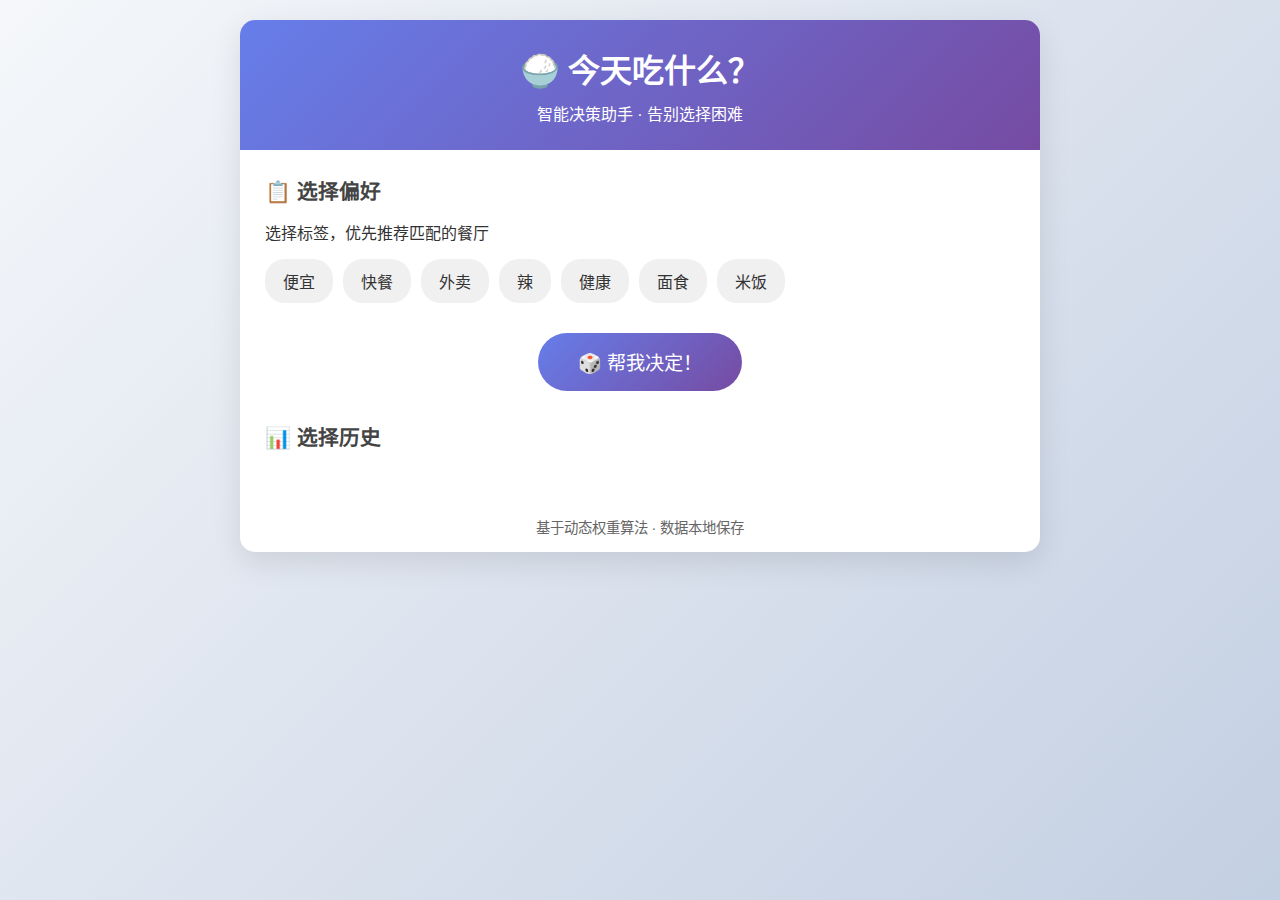
<file: index.html>
<!DOCTYPE html>
<html lang="zh-CN">
<head>
    <meta charset="UTF-8">
    <meta name="viewport" content="width=device-width, initial-scale=1.0">
    <title>今天吃什么 - 美食决策助手</title>
    <style>
        /* 基础样式 */
        * {
            margin: 0;
            padding: 0;
            box-sizing: border-box;
        }
        
        body {
            font-family: 'Microsoft YaHei', sans-serif;
            background: linear-gradient(135deg, #f5f7fa 0%, #c3cfe2 100%);
            min-height: 100vh;
            padding: 20px;
            color: #333;
        }
        
        .container {
            max-width: 800px;
            margin: 0 auto;
            background: white;
            border-radius: 15px;
            box-shadow: 0 10px 30px rgba(0,0,0,0.1);
            overflow: hidden;
        }
        
        /* 头部 */
        header {
            background: linear-gradient(135deg, #667eea 0%, #764ba2 100%);
            color: white;
            padding: 25px 20px;
            text-align: center;
        }
        
        header h1 {
            font-size: 2rem;
            margin-bottom: 10px;
        }
        
        /* 主内容区 */
        main {
            padding: 25px;
        }
        
        section {
            margin-bottom: 25px;
        }
        
        h2 {
            margin-bottom: 15px;
            color: #444;
            font-size: 1.3rem;
        }
        
        /* 标签样式 */
        .tags {
            display: flex;
            flex-wrap: wrap;
            gap: 10px;
            margin: 15px 0;
        }
        
        .tag {
            padding: 8px 16px;
            background: #f0f0f0;
            border-radius: 20px;
            cursor: pointer;
            transition: all 0.3s;
            border: 2px solid transparent;
        }
        
        .tag:hover {
            background: #e0e0e0;
        }
        
        .tag.selected {
            background: #4CAF50;
            color: white;
            border-color: #388E3C;
        }
        
        /* 按钮 */
        .main-button {
            padding: 15px 40px;
            font-size: 1.2rem;
            background: linear-gradient(135deg, #667eea 0%, #764ba2 100%);
            color: white;
            border: none;
            border-radius: 30px;
            cursor: pointer;
            display: block;
            margin: 30px auto;
            transition: transform 0.3s;
        }
        
        .main-button:hover {
            transform: translateY(-3px);
        }
        
        /* 结果区域 */
        .result-box {
            background: linear-gradient(135deg, #f093fb 0%, #f5576c 100%);
            color: white;
            padding: 25px;
            border-radius: 12px;
            margin: 20px 0;
            text-align: center;
            display: none;
            animation: fadeIn 0.5s;
        }
        
        @keyframes fadeIn {
            from { opacity: 0; transform: translateY(10px); }
            to { opacity: 1; transform: translateY(0); }
        }
        
        .result-name {
            font-size: 2rem;
            font-weight: bold;
            margin: 15px 0;
        }
        
        /* 历史记录 */
        .history-item {
            padding: 10px 15px;
            background: #f8f9fa;
            margin-bottom: 8px;
            border-radius: 8px;
            display: flex;
            justify-content: space-between;
            border-left: 4px solid #4CAF50;
        }
        
        .history-time {
            color: #666;
            font-size: 0.9rem;
        }
        
        /* 响应式 */
        @media (max-width: 600px) {
            .container {
                border-radius: 10px;
            }
            
            header h1 {
                font-size: 1.7rem;
            }
            
            .main-button {
                padding: 12px 30px;
                font-size: 1.1rem;
            }
        }
    </style>
</head>
<body>
    <div class="container">
        <header>
            <h1>🍚 今天吃什么？</h1>
            <p>智能决策助手 · 告别选择困难</p >
        </header>
        
        <main>
            <!-- 偏好选择 -->
            <section>
                <h2>📋 选择偏好</h2>
                <p>选择标签，优先推荐匹配的餐厅</p >
                <div class="tags" id="tagContainer"></div>
            </section>
            
            <!-- 决策按钮 -->
            <section style="text-align: center;">
                <button class="main-button" id="decideButton">🎲 帮我决定！</button>
            </section>
            
            <!-- 结果展示 -->
            <section>
                <div class="result-box" id="resultBox">
                    <div class="result-name" id="resultName">...</div>
                    <div id="resultTags"></div>
                    <button class="tag" onclick="pickRandom()" style="margin-top: 15px; background: rgba(255,255,255,0.2); color: white;">
                        🔄 重新选择
                    </button>
                </div>
            </section>
            
            <!-- 历史记录 -->
            <section>
                <h2>📊 选择历史</h2>
                <div id="historyList"></div>
            </section>
        </main>
        
        <footer style="text-align: center; padding: 15px; color: #666; font-size: 0.9rem;">
            <p>基于动态权重算法 · 数据本地保存</p >
        </footer>
    </div>
    
    <script>
    // ========== 数据初始化 ==========
    console.log("=== 美食决策助手启动 ===");
    
    // 可用标签
    const availableTags = ["便宜", "快餐", "外卖", "辣", "健康", "面食", "米饭"];
    
    // 餐厅数据
    let restaurants = [
        { id: 1, name: "食堂一楼", tags: ["便宜", "健康", "米饭"], weight: 10, count: 0 },
        { id: 2, name: "麻辣烫", tags: ["辣", "外卖"], weight: 10, count: 0 },
        { id: 3, name: "黄焖鸡", tags: ["外卖", "米饭"], weight: 10, count: 0 },
        { id: 4, name: "沙县小吃", tags: ["便宜", "快餐"], weight: 10, count: 0 },
        { id: 5, name: "麦当劳", tags: ["快餐", "外卖"], weight: 10, count: 0 },
        { id: 6, name: "牛肉面", tags: ["面食", "辣"], weight: 10, count: 0 },
        { id: 7, name: "饺子馆", tags: ["面食", "便宜"], weight: 10, count: 0 },
        { id: 8, name: "炒饭店", tags: ["米饭", "快餐"], weight: 10, count: 0 }
    ];
    
    // 用户状态
    let selectedTags = [];
    let history = [];
    
    // ========== 工具函数 ==========
    
    // 从本地存储加载数据
    function loadData() {
        try {
            const saved = localStorage.getItem('foodData');
            if (saved) {
                const data = JSON.parse(saved);
                restaurants = data.restaurants || restaurants;
                history = data.history || [];
                console.log("加载保存的数据");
            }
        } catch (e) {
            console.log("使用默认数据");
        }
    }
    
    // 保存数据到本地存储
    function saveData() {
        try {
            const data = {
                restaurants: restaurants,
                history: history
            };
            localStorage.setItem('foodData', JSON.stringify(data));
            console.log("数据已保存");
        } catch (e) {
            console.log("保存失败:", e);
        }
    }
    
    // 获取最近选择的餐厅（避免重复）
    function getRecentChoices() {
        return history.slice(-3).map(item => item.id);
    }
    
    // ========== 核心算法 ==========

// 带权重的随机选择
function weightedRandomSelection() {
    // 1. 根据标签筛选
    let candidates = restaurants;
    if (selectedTags.length > 0) {
        candidates = restaurants.filter(r =>
            selectedTags.some(tag => r.tags.includes(tag))
        );
        if (candidates.length === 0) {
            candidates = restaurants;
        }
    }
    
    // 2. 排除最近选择的
    const recent = getRecentChoices();
    let available = candidates.filter(r => !recent.includes(r.id));
    if (available.length === 0) {
        available = candidates;
    }
    
    // 3. 计算总权重
    const totalWeight = available.reduce((sum, r) => sum + r.weight, 0);
    if (totalWeight <= 0) {
        return available[0] || restaurants[0];
    }
    
    // 4. 加权随机选择
    let random = Math.random() * totalWeight;
    for (const r of available) {
        random -= r.weight;
        if (random <= 0) {
            return r;
        }
    }
    
    return available[0];
}

// 更新权重
function updateWeights(selected) {
    // 降低被选中的权重
    selected.weight = Math.max(1, selected.weight * 0.7);
    selected.count++;
    
    // 提高其他餐厅的权重
    restaurants.forEach(r => {
        if (r.id !== selected.id) {
            r.weight = Math.min(20, r.weight * 1.05);
        }
    });
}

// ========== 界面函数 ==========

// 初始化标签
function initTags() {
    const container = document.getElementById('tagContainer');
    container.innerHTML = availableTags.map(tag => `
        <div class="tag ${selectedTags.includes(tag) ? 'selected' : ''}" 
             onclick="toggleTag('${tag}')">
            ${tag}
        </div>
    `).join('');
}

// 切换标签选择
function toggleTag(tag) {
    const index = selectedTags.indexOf(tag);
    if (index === -1) {
        selectedTags.push(tag);
    } else {
        selectedTags.splice(index, 1);
    }
    initTags();
    console.log("选中标签:", selectedTags);
}

        // 随机选择主函数
        function pickRandom() {
            console.log("开始随机选择");
            
            // 执行选择
            const selected = weightedRandomSelection();
            console.log("选择了:", selected.name);
            
            // 更新数据
            updateWeights(selected);
            
            // 添加到历史
            history.push({
                id: selected.id,
                name: selected.name,
                time: new Date().toLocaleTimeString('zh-CN', {hour: '2-digit', minute:'2-digit'}),
                date: new Date().toLocaleDateString()
            });
            
            // 只保留最近10条
            if (history.length > 10) {
                history = history.slice(-10);
            }
            
            // 保存数据
            saveData();
            
            // 更新界面
            showResult(selected);
            updateHistory();
        }
        
        // 显示结果
        function showResult(restaurant) {
            const resultBox = document.getElementById('resultBox');
            const resultName = document.getElementById('resultName');
            const resultTags = document.getElementById('resultTags');
            
            resultName.textContent = restaurant.name;
            resultTags.innerHTML = restaurant.tags.map(tag => 
                `<span class="tag" style="margin: 3px; background: rgba(255,255,255,0.3);">${tag}</span>`
            ).join('');
            
            resultBox.style.display = 'block';
            
            // 滚动到结果位置
            resultBox.scrollIntoView({ behavior: 'smooth', block: 'center' });
        }
        
        // 更新历史记录显示
        function updateHistory() {
            const list = document.getElementById('historyList');
            list.innerHTML = history.slice().reverse().map(item => `
                <div class="history-item">
                    <span>${item.name}</span>
                    <span class="history-time">${item.time}</span>
                </div>
            `).join('');
        }
        
        // ========== 初始化 ==========
        
        function init() {
            console.log("初始化应用");
            
            // 加载数据
            loadData();
            
            // 初始化界面
            initTags();
            updateHistory();
            
            // 绑定按钮事件
            document.getElementById('decideButton').onclick = pickRandom;
            
            // 自动运行一次选择（演示用）
            setTimeout(() => {
                if (history.length === 0) {
                    console.log("自动运行演示选择");
                    pickRandom();
                }
            }, 1000);
            
            console.log("初始化完成");
            console.log("餐厅数量:", restaurants.length);
            console.log("历史记录:", history.length);
        }
        
        // 页面加载完成后初始化
        document.addEventListener('DOMContentLoaded', init);
        
        // 调试函数
        window.debugInfo = function() {
            return {
                restaurants: restaurants,
                selectedTags: selectedTags,
                history: history
            };
        };
    </script>
</body>
</html>
</file>
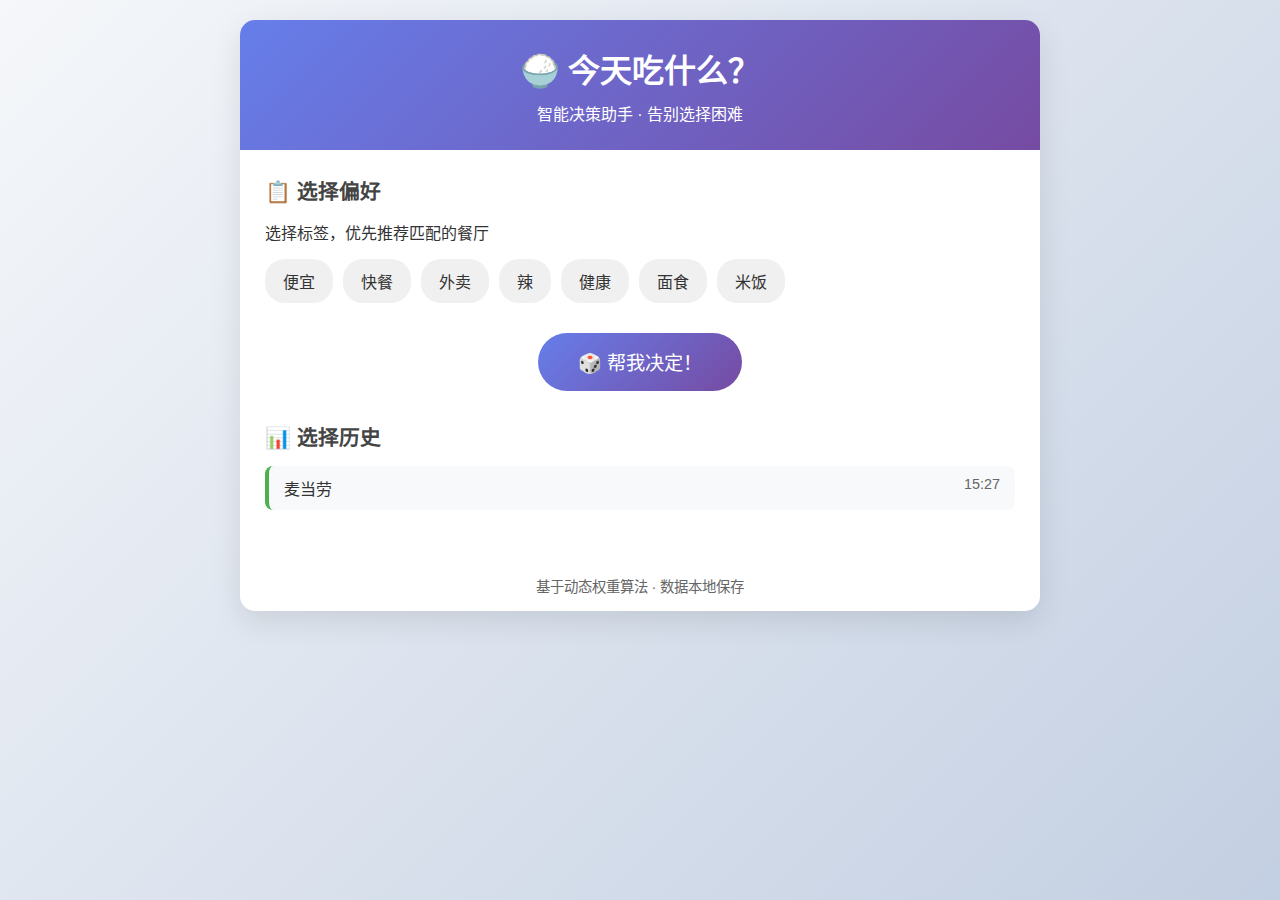
<file: food-project/index.html>
<!DOCTYPE html>
<html lang="zh-CN">
<head>
    <meta charset="UTF-8">
    <meta name="viewport" content="width=device-width, initial-scale=1.0">
    <title>今天吃什么 - 美食决策助手</title>
    <style>
        /* 基础样式 */
        * {
            margin: 0;
            padding: 0;
            box-sizing: border-box;
        }
        
        body {
            font-family: 'Microsoft YaHei', sans-serif;
            background: linear-gradient(135deg, #f5f7fa 0%, #c3cfe2 100%);
            min-height: 100vh;
            padding: 20px;
            color: #333;
        }
        
        .container {
            max-width: 800px;
            margin: 0 auto;
            background: white;
            border-radius: 15px;
            box-shadow: 0 10px 30px rgba(0,0,0,0.1);
            overflow: hidden;
        }
        
        /* 头部 */
        header {
            background: linear-gradient(135deg, #667eea 0%, #764ba2 100%);
            color: white;
            padding: 25px 20px;
            text-align: center;
        }
        
        header h1 {
            font-size: 2rem;
            margin-bottom: 10px;
        }
        
        /* 主内容区 */
        main {
            padding: 25px;
        }
        
        section {
            margin-bottom: 25px;
        }
        
        h2 {
            margin-bottom: 15px;
            color: #444;
            font-size: 1.3rem;
        }
        
        /* 标签样式 */
        .tags {
            display: flex;
            flex-wrap: wrap;
            gap: 10px;
            margin: 15px 0;
        }
        
        .tag {
            padding: 8px 16px;
            background: #f0f0f0;
            border-radius: 20px;
            cursor: pointer;
            transition: all 0.3s;
            border: 2px solid transparent;
        }
        
        .tag:hover {
            background: #e0e0e0;
        }
        
        .tag.selected {
            background: #4CAF50;
            color: white;
            border-color: #388E3C;
        }
        
        /* 按钮 */
        .main-button {
            padding: 15px 40px;
            font-size: 1.2rem;
            background: linear-gradient(135deg, #667eea 0%, #764ba2 100%);
            color: white;
            border: none;
            border-radius: 30px;
            cursor: pointer;
            display: block;
            margin: 30px auto;
            transition: transform 0.3s;
        }
        
        .main-button:hover {
            transform: translateY(-3px);
        }
        
        /* 结果区域 */
        .result-box {
            background: linear-gradient(135deg, #f093fb 0%, #f5576c 100%);
            color: white;
            padding: 25px;
            border-radius: 12px;
            margin: 20px 0;
            text-align: center;
            display: none;
            animation: fadeIn 0.5s;
        }
        
        @keyframes fadeIn {
            from { opacity: 0; transform: translateY(10px); }
            to { opacity: 1; transform: translateY(0); }
        }
        
        .result-name {
            font-size: 2rem;
            font-weight: bold;
            margin: 15px 0;
        }
        
        /* 历史记录 */
        .history-item {
            padding: 10px 15px;
            background: #f8f9fa;
            margin-bottom: 8px;
            border-radius: 8px;
            display: flex;
            justify-content: space-between;
            border-left: 4px solid #4CAF50;
        }
        
        .history-time {
            color: #666;
            font-size: 0.9rem;
        }
        
        /* 响应式 */
        @media (max-width: 600px) {
            .container {
                border-radius: 10px;
            }
            
            header h1 {
                font-size: 1.7rem;
            }
            
            .main-button {
                padding: 12px 30px;
                font-size: 1.1rem;
            }
        }
    </style>
</head>
<body>
    <div class="container">
        <header>
            <h1>🍚 今天吃什么？</h1>
            <p>智能决策助手 · 告别选择困难</p >
        </header>
        
        <main>
            <!-- 偏好选择 -->
            <section>
                <h2>📋 选择偏好</h2>
                <p>选择标签，优先推荐匹配的餐厅</p >
                <div class="tags" id="tagContainer"></div>
            </section>
            
            <!-- 决策按钮 -->
            <section style="text-align: center;">
                <button class="main-button" id="decideButton">🎲 帮我决定！</button>
            </section>
            
            <!-- 结果展示 -->
            <section>
                <div class="result-box" id="resultBox">
                    <div class="result-name" id="resultName">...</div>
                    <div id="resultTags"></div>
                    <button class="tag" onclick="pickRandom()" style="margin-top: 15px; background: rgba(255,255,255,0.2); color: white;">
                        🔄 重新选择
                    </button>
                </div>
            </section>
            
            <!-- 历史记录 -->
            <section>
                <h2>📊 选择历史</h2>
                <div id="historyList"></div>
            </section>
        </main>
        
        <footer style="text-align: center; padding: 15px; color: #666; font-size: 0.9rem;">
            <p>基于动态权重算法 · 数据本地保存</p >
        </footer>
    </div>
    
    <script>
    // ========== 数据初始化 ==========
    console.log("=== 美食决策助手启动 ===");
    
    // 可用标签
    const availableTags = ["便宜", "快餐", "外卖", "辣", "健康", "面食", "米饭"];
    
    // 餐厅数据
    let restaurants = [
        { id: 1, name: "食堂一楼", tags: ["便宜", "健康", "米饭"], weight: 10, count: 0 },
        { id: 2, name: "麻辣烫", tags: ["辣", "外卖"], weight: 10, count: 0 },
        { id: 3, name: "黄焖鸡", tags: ["外卖", "米饭"], weight: 10, count: 0 },
        { id: 4, name: "沙县小吃", tags: ["便宜", "快餐"], weight: 10, count: 0 },
        { id: 5, name: "麦当劳", tags: ["快餐", "外卖"], weight: 10, count: 0 },
        { id: 6, name: "牛肉面", tags: ["面食", "辣"], weight: 10, count: 0 },
        { id: 7, name: "饺子馆", tags: ["面食", "便宜"], weight: 10, count: 0 },
        { id: 8, name: "炒饭店", tags: ["米饭", "快餐"], weight: 10, count: 0 }
    ];
    
    // 用户状态
    let selectedTags = [];
    let history = [];
    
    // ========== 工具函数 ==========
    
    // 从本地存储加载数据
    function loadData() {
        try {
            const saved = localStorage.getItem('foodData');
            if (saved) {
                const data = JSON.parse(saved);
                restaurants = data.restaurants || restaurants;
                history = data.history || [];
                console.log("加载保存的数据");
            }
        } catch (e) {
            console.log("使用默认数据");
        }
    }
    
    // 保存数据到本地存储
    function saveData() {
        try {
            const data = {
                restaurants: restaurants,
                history: history
            };
            localStorage.setItem('foodData', JSON.stringify(data));
            console.log("数据已保存");
        } catch (e) {
            console.log("保存失败:", e);
        }
    }
    
    // 获取最近选择的餐厅（避免重复）
    function getRecentChoices() {
        return history.slice(-3).map(item => item.id);
    }
    
    // ========== 核心算法 ==========

// 带权重的随机选择
function weightedRandomSelection() {
    // 1. 根据标签筛选
    let candidates = restaurants;
    if (selectedTags.length > 0) {
        candidates = restaurants.filter(r =>
            selectedTags.some(tag => r.tags.includes(tag))
        );
        if (candidates.length === 0) {
            candidates = restaurants;
        }
    }
    
    // 2. 排除最近选择的
    const recent = getRecentChoices();
    let available = candidates.filter(r => !recent.includes(r.id));
    if (available.length === 0) {
        available = candidates;
    }
    
    // 3. 计算总权重
    const totalWeight = available.reduce((sum, r) => sum + r.weight, 0);
    if (totalWeight <= 0) {
        return available[0] || restaurants[0];
    }
    
    // 4. 加权随机选择
    let random = Math.random() * totalWeight;
    for (const r of available) {
        random -= r.weight;
        if (random <= 0) {
            return r;
        }
    }
    
    return available[0];
}

// 更新权重
function updateWeights(selected) {
    // 降低被选中的权重
    selected.weight = Math.max(1, selected.weight * 0.7);
    selected.count++;
    
    // 提高其他餐厅的权重
    restaurants.forEach(r => {
        if (r.id !== selected.id) {
            r.weight = Math.min(20, r.weight * 1.05);
        }
    });
}

// ========== 界面函数 ==========

// 初始化标签
function initTags() {
    const container = document.getElementById('tagContainer');
    container.innerHTML = availableTags.map(tag => `
        <div class="tag ${selectedTags.includes(tag) ? 'selected' : ''}" 
             onclick="toggleTag('${tag}')">
            ${tag}
        </div>
    `).join('');
}

// 切换标签选择
function toggleTag(tag) {
    const index = selectedTags.indexOf(tag);
    if (index === -1) {
        selectedTags.push(tag);
    } else {
        selectedTags.splice(index, 1);
    }
    initTags();
    console.log("选中标签:", selectedTags);
}

        // 随机选择主函数
        function pickRandom() {
            console.log("开始随机选择");
            
            // 执行选择
            const selected = weightedRandomSelection();
            console.log("选择了:", selected.name);
            
            // 更新数据
            updateWeights(selected);
            
            // 添加到历史
            history.push({
                id: selected.id,
                name: selected.name,
                time: new Date().toLocaleTimeString('zh-CN', {hour: '2-digit', minute:'2-digit'}),
                date: new Date().toLocaleDateString()
            });
            
            // 只保留最近10条
            if (history.length > 10) {
                history = history.slice(-10);
            }
            
            // 保存数据
            saveData();
            
            // 更新界面
            showResult(selected);
            updateHistory();
        }
        
        // 显示结果
        function showResult(restaurant) {
            const resultBox = document.getElementById('resultBox');
            const resultName = document.getElementById('resultName');
            const resultTags = document.getElementById('resultTags');
            
            resultName.textContent = restaurant.name;
            resultTags.innerHTML = restaurant.tags.map(tag => 
                `<span class="tag" style="margin: 3px; background: rgba(255,255,255,0.3);">${tag}</span>`
            ).join('');
            
            resultBox.style.display = 'block';
            
            // 滚动到结果位置
            resultBox.scrollIntoView({ behavior: 'smooth', block: 'center' });
        }
        
        // 更新历史记录显示
        function updateHistory() {
            const list = document.getElementById('historyList');
            list.innerHTML = history.slice().reverse().map(item => `
                <div class="history-item">
                    <span>${item.name}</span>
                    <span class="history-time">${item.time}</span>
                </div>
            `).join('');
        }
        
        // ========== 初始化 ==========
        
        function init() {
            console.log("初始化应用");
            
            // 加载数据
            loadData();
            
            // 初始化界面
            initTags();
            updateHistory();
            
            // 绑定按钮事件
            document.getElementById('decideButton').onclick = pickRandom;
            
            // 自动运行一次选择（演示用）
            setTimeout(() => {
                if (history.length === 0) {
                    console.log("自动运行演示选择");
                    pickRandom();
                }
            }, 1000);
            
            console.log("初始化完成");
            console.log("餐厅数量:", restaurants.length);
            console.log("历史记录:", history.length);
        }
        
        // 页面加载完成后初始化
        document.addEventListener('DOMContentLoaded', init);
        
        // 调试函数
        window.debugInfo = function() {
            return {
                restaurants: restaurants,
                selectedTags: selectedTags,
                history: history
            };
        };
    </script>
</body>
</html>
</file>
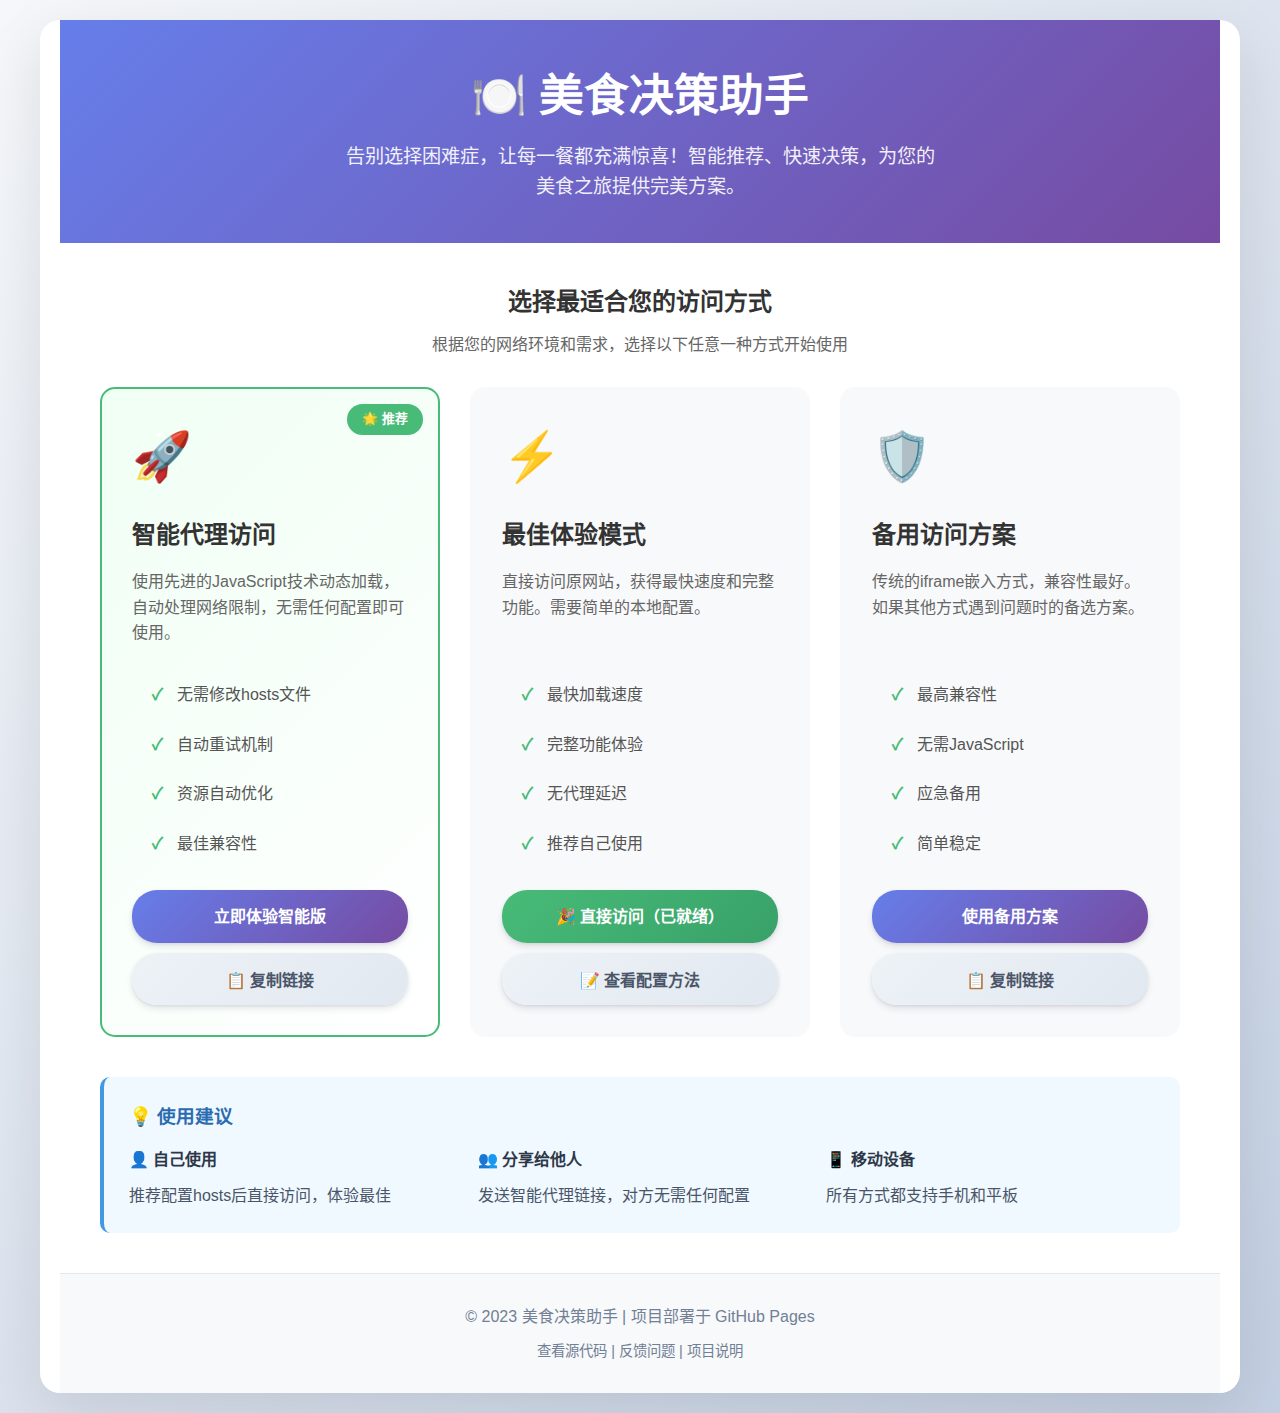
<file: proxy/index.html>
<!DOCTYPE html>
<html lang="zh-CN">
<head>
    <meta charset="UTF-8">
    <meta name="viewport" content="width=device-width, initial-scale=1.0">
    <title>美食决策助手 - 访问入口</title>
    <link rel="stylesheet" href="proxy.css">
    <link rel="icon" href="data:image/svg+xml,<svg xmlns=%22http://www.w3.org/2000/svg%22 viewBox=%220 0 100 100%22><text y=%22.9em%22 font-size=%2290%22>🍔</text></svg>">
    <style>
        * {
            margin: 0;
            padding: 0;
            box-sizing: border-box;
        }
        
        body {
            font-family: -apple-system, BlinkMacSystemFont, 'Segoe UI', Roboto, Oxygen, Ubuntu, sans-serif;
            background: linear-gradient(135deg, #f5f7fa 0%, #c3cfe2 100%);
            min-height: 100vh;
            display: flex;
            justify-content: center;
            align-items: center;
            padding: 20px;
        }
        
        .container {
            max-width: 1200px;
            width: 100%;
            background: white;
            border-radius: 20px;
            box-shadow: 0 20px 60px rgba(0, 0, 0, 0.1);
            overflow: hidden;
        }
        
        .header {
            background: linear-gradient(135deg, #667eea 0%, #764ba2 100%);
            color: white;
            padding: 40px;
            text-align: center;
        }
        
        .header h1 {
            font-size: 2.8em;
            margin-bottom: 10px;
        }
        
        .header p {
            font-size: 1.2em;
            opacity: 0.9;
            max-width: 600px;
            margin: 0 auto;
            line-height: 1.6;
        }
        
        .main-content {
            padding: 40px;
        }
        
        .options-grid {
            display: grid;
            grid-template-columns: repeat(auto-fit, minmax(300px, 1fr));
            gap: 30px;
            margin-top: 30px;
        }
        
        .option-card {
            background: #f8f9fa;
            border-radius: 15px;
            padding: 30px;
            transition: all 0.3s ease;
            border: 2px solid transparent;
            position: relative;
            overflow: hidden;
        }
        
        .option-card:hover {
            transform: translateY(-10px);
            box-shadow: 0 15px 30px rgba(0, 0, 0, 0.1);
            border-color: #667eea;
            background: white;
        }
        
        .option-card.recommended {
            border-color: #48bb78;
            background: linear-gradient(135deg, #f0fff4 0%, #ffffff 100%);
        }
        
        .recommended-badge {
            position: absolute;
            top: 15px;
            right: 15px;
            background: #48bb78;
            color: white;
            padding: 5px 15px;
            border-radius: 20px;
            font-size: 0.8em;
            font-weight: bold;
        }
        
        .option-icon {
            font-size: 3em;
            margin-bottom: 20px;
        }
        
        .option-title {
            font-size: 1.5em;
            font-weight: bold;
            color: #333;
            margin-bottom: 15px;
        }
        
        .option-description {
            color: #666;
            line-height: 1.6;
            margin-bottom: 25px;
            min-height: 80px;
        }
        
        .option-features {
            list-style: none;
            margin-bottom: 25px;
        }
        
        .option-features li {
            padding: 8px 0;
            color: #555;
            position: relative;
            padding-left: 25px;
        }
        
        .option-features li:before {
            content: "✓";
            position: absolute;
            left: 0;
            color: #48bb78;
            font-weight: bold;
        }
        
        .btn {
            display: inline-block;
            padding: 14px 28px;
            background: linear-gradient(135deg, #667eea 0%, #764ba2 100%);
            color: white;
            text-decoration: none;
            border-radius: 25px;
            font-weight: bold;
            font-size: 1em;
            border: none;
            cursor: pointer;
            transition: all 0.3s ease;
            width: 100%;
            text-align: center;
        }
        
        .btn:hover {
            transform: translateY(-2px);
            box-shadow: 0 7px 14px rgba(102, 126, 234, 0.3);
        }
        
        .btn-secondary {
            background: linear-gradient(135deg, #edf2f7 0%, #e2e8f0 100%);
            color: #4a5568;
            margin-top: 10px;
        }
        
        .btn-secondary:hover {
            box-shadow: 0 7px 14px rgba(0, 0, 0, 0.1);
        }
        
        .footer {
            text-align: center;
            padding: 30px;
            color: #718096;
            border-top: 1px solid #e2e8f0;
            background: #f8f9fa;
        }
        
        .instructions {
            background: #fff8e1;
            border-left: 4px solid #ffb300;
            padding: 25px;
            margin: 40px 0;
            border-radius: 0 10px 10px 0;
        }
        
        .instructions h3 {
            color: #d97706;
            margin-bottom: 15px;
        }
        
        @media (max-width: 768px) {
            .header {
                padding: 30px 20px;
            }
            
            .header h1 {
                font-size: 2em;
            }
            
            .main-content {
                padding: 20px;
            }
            
            .options-grid {
                grid-template-columns: 1fr;
                gap: 20px;
            }
            
            .option-card {
                padding: 20px;
            }
        }
    </style>
</head>
<body>
    <div class="container">
        <div class="header">
            <h1>🍽️ 美食决策助手</h1>
            <p>告别选择困难症，让每一餐都充满惊喜！智能推荐、快速决策，为您的美食之旅提供完美方案。</p >
        </div>
        
        <div class="main-content">
            <div style="text-align: center; margin-bottom: 30px;">
                <h2 style="color: #333; margin-bottom: 10px;">选择最适合您的访问方式</h2>
                <p style="color: #666; max-width: 600px; margin: 0 auto;">根据您的网络环境和需求，选择以下任意一种方式开始使用</p >
            </div>
            
            <div class="options-grid">
                <!-- 选项1：JavaScript代理（推荐） -->
                <div class="option-card recommended">
                    <div class="recommended-badge">🌟 推荐</div>
                    <div class="option-icon">🚀</div>
                    <div class="option-title">智能代理访问</div>
                    <div class="option-description">
                        使用先进的JavaScript技术动态加载，自动处理网络限制，无需任何配置即可使用。
                    </div>
                    <ul class="option-features">
                        <li>无需修改hosts文件</li>
                        <li>自动重试机制</li>
                        <li>资源自动优化</li>
                        <li>最佳兼容性</li>
                    </ul>
                    <a href=" " class="btn">立即体验智能版</a >
                    <button onclick="copyLink('js-proxy.html')" class="btn btn-secondary">📋 复制链接</button>
                </div>
                
                <!-- 选项2：直接访问 -->
                <div class="option-card">
                    <div class="option-icon">⚡</div>
                    <div class="option-title">最佳体验模式</div>
                    <div class="option-description">
                        直接访问原网站，获得最快速度和完整功能。需要简单的本地配置。
                    </div>
                    <ul class="option-features">
                        <li>最快加载速度</li>
                        <li>完整功能体验</li>
                        <li>无代理延迟</li>
                        <li>推荐自己使用</li>
                    </ul>
                    <a href="../index.html" class="btn" id="direct-link">访问原网站</a >
                    <button onclick="showInstructions()" class="btn btn-secondary">📝 查看配置方法</button>
                </div>
                
                <!-- 选项3：Iframe备用 -->
                <div class="option-card">
                    <div class="option-icon">🛡️</div>
                    <div class="option-title">备用访问方案</div>
                    <div class="option-description">
                        传统的iframe嵌入方式，兼容性最好。如果其他方式遇到问题时的备选方案。
                    </div>
                    <ul class="option-features">
                        <li>最高兼容性</li>
                        <li>无需JavaScript</li>
                        <li>应急备用</li>
                        <li>简单稳定</li>
                    </ul>
                    <a href="iframe-proxy.html" class="btn">使用备用方案</a >
                    <button onclick="copyLink('iframe-proxy.html')" class="btn btn-secondary">📋 复制链接</button>
                </div>
            </div>
            
            <div class="instructions" id="instructions" style="display: none;">
                <h3>📋 最佳体验配置指南</h3>
                <p>要获得最佳体验，请按照以下步骤配置：</p >
                <ol style="margin: 15px 0 15px 20px; color: #555;">
                    <li><strong>Windows系统</strong>：以管理员身份运行命令提示符</li>
                    <li>运行命令：
                        <pre style="background: #f7fafc; padding: 15px; border-radius: 5px; margin: 10px 0; overflow-x: auto;">
# 添加hosts记录
echo 185.199.108.153 dig.ua >> C:\Windows\System32\drivers\etc\hosts
echo 185.199.108.153 www.dig.ua >> C:\Windows\System32\drivers\etc\hosts

# 刷新DNS缓存
ipconfig /flushdns</pre>
                    </li>
                    <li>完成后，<a href="../index.html" id="direct-link2">点击这里直接访问</a ></li>
                </ol>
                <div style="text-align: center; margin-top: 15px;">
                    <button onclick="hideInstructions()" class="btn" style="width: auto; padding: 10px 20px;">关闭说明</button>
                </div>
            </div>
            
            <div style="margin-top: 40px; padding: 25px; background: #f0f9ff; border-radius: 10px; border-left: 4px solid #4299e1;">
                <h3 style="color: #2b6cb0; margin-bottom: 15px;">💡 使用建议</h3>
                <div style="display: grid; grid-template-columns: repeat(auto-fit, minmax(250px, 1fr)); gap: 20px;">
                    <div>
                        <h4 style="color: #2d3748; margin-bottom: 10px;">👤 自己使用</h4>
                        <p style="color: #4a5568;">推荐配置hosts后直接访问，体验最佳</p >
                    </div>
                    <div>
                        <h4 style="color: #2d3748; margin-bottom: 10px;">👥 分享给他人</h4>
                        <p style="color: #4a5568;">发送智能代理链接，对方无需任何配置</p >
                    </div>
                    <div>
                        <h4 style="color: #2d3748; margin-bottom: 10px;">📱 移动设备</h4>
                        <p style="color: #4a5568;">所有方式都支持手机和平板</p >
                    </div>
                </div>
            </div>
        </div>
        
        <div class="footer">
            <p>© 2023 美食决策助手 | 项目部署于 GitHub Pages</p >
            <p style="margin-top: 10px; font-size: 0.9em;">
                <a href="https://github.com/lingorm-food/food-decider" style="color: #718096;">查看源代码</a > | 
                <a href="https://github.com/lingorm-food/food-decider/issues" style="color: #718096;">反馈问题</a > | 
                <a href="../README.md" style="color: #718096;">项目说明</a >
            </p >
        </div>
    </div>

    <script>
        // 显示/隐藏配置说明
        function showInstructions() {
            document.getElementById('instructions').style.display = 'block';
            document.getElementById('instructions').scrollIntoView({ behavior: 'smooth' });
        }
        
        function hideInstructions() {
            document.getElementById('instructions').style.display = 'none';
        }
        
        // 复制链接功能
        function copyLink(page) {
            const fullUrl = window.location.origin + window.location.pathname.replace('index.html', '') + page;
            navigator.clipboard.writeText(fullUrl)
                .then(() => {
                    alert('链接已复制到剪贴板：\n' + fullUrl);
                })
                .catch(err => {
                    prompt('请手动复制链接：', fullUrl);
                });
        }
        
        // 检测是否可以直接访问原网站
        window.addEventListener('DOMContentLoaded', () => {
            // 测试直接访问
            fetch('../index.html', { method: 'HEAD', mode: 'no-cors' })
                .then(() => {
                    // 如果能访问，更新按钮状态
                    const directLinks = document.querySelectorAll('#direct-link, #direct-link2');
                    directLinks.forEach(link => {
                        link.innerHTML = '🎉 直接访问（已就绪）';
                        link.style.background = 'linear-gradient(135deg, #48bb78 0%, #38a169 100%)';
                    });
                })
                .catch(() => {
                    // 无法直接访问
                    const directLinks = document.querySelectorAll('#direct-link, #direct-link2');
                    directLinks.forEach(link => {
                        link.innerHTML = '⚙️ 需要配置hosts';
                        link.style.background = 'linear-gradient(135deg, #ed8936 0%, #dd6b20 100%)';
                    });
                });
        });
        
        // 键盘快捷键
        document.addEventListener('keydown', (e) => {
            if (e.target.tagName === 'INPUT' || e.target.tagName === 'TEXTAREA') return;
            
            switch(e.key) {
                case '1':
                    window.location.href = 'js-proxy.html';
                    break;
                case '2':
                    document.querySelector('#direct-link').click();
                    break;
                case '3':
                    window.location.href = 'iframe-proxy.html';
                    break;
                case 'i':
                case 'I':
                    showInstructions();
                    break;
            }
        });
    </script>
</body>
</html>
</file>
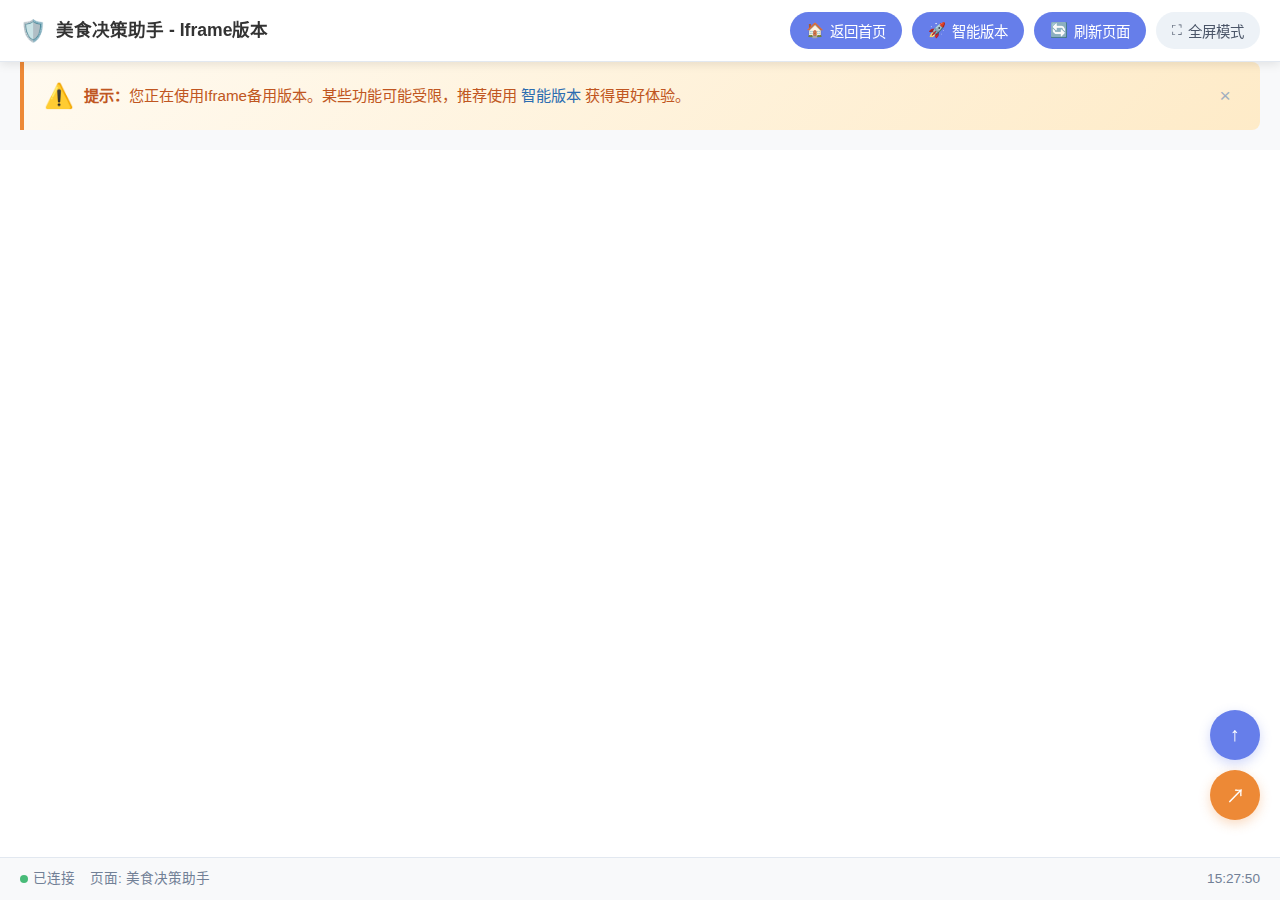
<file: proxy/iframe-proxy.html>
<!DOCTYPE html>
<html lang="zh-CN">
<head>
    <meta charset="UTF-8">
    <meta name="viewport" content="width=device-width, initial-scale=1.0">
    <title>美食决策助手 - Iframe备用版本</title>
    <link rel="stylesheet" href="proxy.css">
    <link rel="icon" href="data:image/svg+xml,<svg xmlns=%22http://www.w3.org/2000/svg%22 viewBox=%220 0 100 100%22><text y=%22.9em%22 font-size=%2290%22>🍔</text></svg>">
    <style>
        * {
            margin: 0;
            padding: 0;
            box-sizing: border-box;
        }
        
        body, html {
            height: 100%;
            overflow: hidden;
            font-family: -apple-system, BlinkMacSystemFont, 'Segoe UI', Roboto, sans-serif;
        }
        
        #app-container {
            height: 100vh;
            display: flex;
            flex-direction: column;
        }
        
        /* 顶部控制栏 */
        .control-bar {
            background: rgba(255, 255, 255, 0.95);
            backdrop-filter: blur(10px);
            border-bottom: 1px solid #e2e8f0;
            padding: 12px 20px;
            display: flex;
            justify-content: space-between;
            align-items: center;
            box-shadow: 0 2px 10px rgba(0, 0, 0, 0.1);
            z-index: 1000;
            position: relative;
        }
        
        .control-title {
            font-weight: bold;
            color: #333;
            font-size: 1.1em;
            display: flex;
            align-items: center;
            gap: 10px;
        }
        
        .control-title .icon {
            font-size: 1.2em;
        }
        
        .control-actions {
            display: flex;
            gap: 10px;
            align-items: center;
        }
        
        .control-btn {
            padding: 8px 16px;
            background: #667eea;
            color: white;
            border: none;
            border-radius: 20px;
            cursor: pointer;
            font-size: 0.9em;
            font-weight: 500;
            transition: all 0.3s;
            display: flex;
            align-items: center;
            gap: 6px;
        }
        
        .control-btn:hover {
            background: #5a67d8;
            transform: translateY(-2px);
            box-shadow: 0 4px 8px rgba(102, 126, 234, 0.3);
        }
        
        .control-btn.secondary {
            background: #edf2f7;
            color: #4a5568;
        }
        
        .control-btn.secondary:hover {
            background: #e2e8f0;
            box-shadow: 0 4px 8px rgba(0, 0, 0, 0.1);
        }
        
        /* Iframe容器 */
        .iframe-container {
            flex: 1;
            position: relative;
            background: #f8f9fa;
        }
        
        .iframe-loading {
            position: absolute;
            top: 0;
            left: 0;
            width: 100%;
            height: 100%;
            display: flex;
            flex-direction: column;
            justify-content: center;
            align-items: center;
            background: white;
            z-index: 10;
            transition: opacity 0.5s;
        }
        
        .iframe-loading.hidden {
            opacity: 0;
            pointer-events: none;
        }
        
        .loading-spinner {
            width: 40px;
            height: 40px;
            border: 4px solid rgba(102, 126, 234, 0.2);
            border-radius: 50%;
            border-top-color: #667eea;
            animation: spin 1s linear infinite;
            margin-bottom: 20px;
        }
        
        @keyframes spin {
            to { transform: rotate(360deg); }
        }
        
        .iframe-content {
            width: 100%;
            height: 100%;
            border: none;
            background: white;
        }
        
        /* 底部状态栏 */
        .status-bar {
            background: #f8f9fa;
            border-top: 1px solid #e2e8f0;
            padding: 10px 20px;
            display: flex;
            justify-content: space-between;
            align-items: center;
            font-size: 0.85em;
            color: #718096;
        }
        
        .status-info {
            display: flex;
            align-items: center;
            gap: 15px;
        }
        
        .status-indicator {
            display: flex;
            align-items: center;
            gap: 5px;
        }
        
        .status-dot {
            width: 8px;
            height: 8px;
            border-radius: 50%;
            background: #48bb78;
        }
        
        .status-dot.loading {
            background: #ed8936;
            animation: pulse 1.5s infinite;
        }
        
        .status-dot.error {
            background: #f56565;
        }
        
        /* 警告横幅 */
        .warning-banner {
            background: linear-gradient(135deg, #fffaf0 0%, #feebc8 100%);
            border-left: 4px solid #ed8936;
            padding: 15px 20px;
            margin: 0 20px 20px;
            border-radius: 0 8px 8px 0;
            display: flex;
            justify-content: space-between;
            align-items: center;
            animation: slideIn 0.5s ease-out;
        }        .warning-content {
            display: flex;
            align-items: center;
            gap: 10px;
            flex: 1;
        }
        
        .warning-icon {
            font-size: 1.5em;
            color: #ed8936;
        }
        
        .warning-text {
            color: #c05621;
            font-size: 0.95em;
            line-height: 1.5;
        }
        
        .warning-text a {
            color: #2b6cb0;
            font-weight: 500;
            text-decoration: none;
        }
        
        .warning-text a:hover {
            text-decoration: underline;
        }
        
        .warning-close {
            background: none;
            border: none;
            font-size: 1.2em;
            color: #a0aec0;
            cursor: pointer;
            padding: 5px;
            border-radius: 50%;
            width: 30px;
            height: 30px;
            display: flex;
            align-items: center;
            justify-content: center;
            transition: all 0.3s;
        }
        
        .warning-close:hover {
            background: rgba(0, 0, 0, 0.05);
            color: #718096;
        }
        
        /* 错误提示 */
        .error-overlay {
            position: absolute;
            top: 0;
            left: 0;
            width: 100%;
            height: 100%;
            background: white;
            display: none;
            flex-direction: column;
            justify-content: center;
            align-items: center;
            padding: 40px;
            text-align: center;
            z-index: 100;
        }
        
        .error-overlay.active {
            display: flex;
            animation: fadeIn 0.5s;
        }
        
        .error-icon {
            font-size: 4em;
            margin-bottom: 20px;
            color: #f56565;
        }
        
        .error-title {
            font-size: 1.8em;
            color: #2d3748;
            margin-bottom: 15px;
        }
        
        .error-message {
            color: #718096;
            max-width: 500px;
            line-height: 1.6;
            margin-bottom: 30px;
        }
        
        /* 快捷操作菜单 */
        .quick-actions {
            position: fixed;
            bottom: 80px;
            right: 20px;
            z-index: 100;
        }
        
        .action-btn {
            width: 50px;
            height: 50px;
            border-radius: 50%;
            background: #667eea;
            color: white;
            border: none;
            cursor: pointer;
            display: flex;
            align-items: center;
            justify-content: center;
            font-size: 1.2em;
            box-shadow: 0 4px 12px rgba(102, 126, 234, 0.3);
            transition: all 0.3s;
            margin-top: 10px;
        }
        
        .action-btn:hover {
            transform: scale(1.1);
            box-shadow: 0 6px 16px rgba(102, 126, 234, 0.4);
        }
        
        .action-btn.secondary {
            background: #ed8936;
            box-shadow: 0 4px 12px rgba(237, 137, 54, 0.3);
        }
        
        /* 响应式设计 */
        @media (max-width: 768px) {
            .control-bar {
                padding: 10px 15px;
                flex-wrap: wrap;
                gap: 10px;
            }
            
            .control-title {
                font-size: 1em;
                order: 1;
                flex: 1;
            }
            
            .control-actions {
                order: 2;
                width: 100%;
                justify-content: center;
                margin-top: 5px;
            }
            
            .control-btn {
                padding: 6px 12px;
                font-size: 0.85em;
            }
            
            .status-bar {
                flex-direction: column;
                gap: 10px;
                padding: 10px 15px;
            }
            
            .warning-banner {
                margin: 0 10px 15px;
                padding: 12px 15px;
                flex-direction: column;
                align-items: flex-start;
                gap: 10px;
            }
            
            .quick-actions {
                bottom: 70px;
                right: 15px;
            }
            
            .action-btn {
                width: 45px;
                height: 45px;
                font-size: 1.1em;
            }
        }
        
        @media (max-width: 480px) {
            .control-btn .text {
                display: none;
            }
            
            .control-btn {
                padding: 8px;
                border-radius: 50%;
                width: 40px;
                height: 40px;
                justify-content: center;
            }
            
            .warning-text {
                font-size: 0.85em;
            }
        }
    </style>
</head>
<body>    <div id="app-container">
        <!-- 顶部控制栏 -->
        <div class="control-bar">
            <div class="control-title">
                <span class="icon">🛡️</span>
                <span>美食决策助手 - Iframe版本</span>
            </div>
            <div class="control-actions">
                <button class="control-btn" onclick="goToHome()">
                    <span class="icon">🏠</span>
                    <span class="text">返回首页</span>
                </button>
                <button class="control-btn" onclick="goToSmartProxy()">
                    <span class="icon">🚀</span>
                    <span class="text">智能版本</span>
                </button>
                <button class="control-btn" onclick="refreshFrame()">
                    <span class="icon">🔄</span>
                    <span class="text">刷新页面</span>
                </button>
                <button class="control-btn secondary" onclick="toggleFullscreen()">
                    <span class="icon">⛶</span>
                    <span class="text">全屏模式</span>
                </button>
            </div>
        </div>
        
        <!-- 警告横幅 -->
        <div class="warning-banner" id="warningBanner">
            <div class="warning-content">
                <div class="warning-icon">⚠️</div>
                <div class="warning-text">
                    <strong>提示：</strong>您正在使用Iframe备用版本。某些功能可能受限，推荐使用 
                    <a href=" " onclick="goToSmartProxy(); return false;">智能版本</a > 
                    获得更好体验。
                </div>
            </div>
            <button class="warning-close" onclick="hideWarning()">×</button>
        </div>
        
        <!-- Iframe容器 -->
        <div class="iframe-container">
            <!-- 加载动画 -->
            <div class="iframe-loading" id="loadingScreen">
                <div class="loading-spinner"></div>
                <div style="color: #667eea; font-weight: 500; margin-bottom: 10px;">正在加载美食决策助手...</div>
                <div style="color: #718096; font-size: 0.9em; text-align: center; max-width: 400px;">
                    请稍候，我们正在为您加载网站内容
                </div>
            </div>
            
            <!-- 错误提示 -->
            <div class="error-overlay" id="errorScreen">
                <div class="error-icon">😟</div>
                <div class="error-title">加载失败</div>
                <div class="error-message" id="errorMessage">
                    无法加载美食决策助手。可能是网络问题或网站暂时不可用。
                </div>
                <div style="display: flex; gap: 15px; flex-wrap: wrap; justify-content: center;">
                    <button class="control-btn" onclick="retryLoading()">
                        <span class="icon">🔄</span>
                        重新加载
                    </button>
                    <button class="control-btn secondary" onclick="goToSmartProxy()">
                        <span class="icon">🚀</span>
                        切换到智能版
                    </button>
                    <button class="control-btn secondary" onclick="goToHome()">
                        <span class="icon">🏠</span>
                        返回首页
                    </button>
                </div>
            </div>
            
            <!-- Iframe内容 -->
            <iframe 
                class="iframe-content" 
                id="contentFrame"
                src="http://dig.ua"
                sandbox="allow-same-origin allow-scripts allow-forms allow-popups allow-modals"
                allow="fullscreen"
                onload="onFrameLoad()"
                onerror="onFrameError()"
            ></iframe>
        </div>
        
        <!-- 底部状态栏 -->
        <div class="status-bar">
            <div class="status-info">
                <div class="status-indicator">
                    <div class="status-dot" id="statusDot"></div>
                    <span id="statusText">正在连接...</span>
                </div>
                <div id="pageInfo">等待页面加载...</div>
            </div>
            <div>
                <span id="currentTime">--:--:--</span>
            </div>
        </div>
        
        <!-- 快捷操作按钮 -->
        <div class="quick-actions">
            <button class="action-btn" onclick="scrollToTop()" title="回到顶部">
                ↑
            </button>
            <button class="action-btn secondary" onclick="openOriginal()" title="在新窗口打开">
                ↗
            </button>
        </div>
    </div>

    <script>
        // 配置
        const CONFIG = {
            targetUrl: 'http://dig.ua',
            retryCount: 3,
            retryDelay: 3000,
            autoHideWarning: true,
            warningHideTime: 8000
        };

        // 状态管理
        let currentStatus = 'loading'; // loading, loaded, error
        let retryAttempts = 0;
        let isFullscreen = false;

        // 页面加载完成后初始化
        document.addEventListener('DOMContentLoaded', () => {
            updateCurrentTime();
            setInterval(updateCurrentTime, 1000);
            
            // 自动隐藏警告
            if (CONFIG.autoHideWarning) {
                setTimeout(() => {
                    const warning = document.getElementById('warningBanner');
                    if (warning && warning.style.display !== 'none') {
                        warning.style.opacity = '0';
                        setTimeout(() => {
                            warning.style.display = 'none';
                        }, 500);
                    }
                }, CONFIG.warningHideTime);
            }
            
            // 防止被其他网站嵌入
            if (window !== top) {
                top.location = window.location;
            }
        });

        // Iframe加载成功
        function onFrameLoad() {
            currentStatus = 'loaded';
            
            // 隐藏加载动画
            const loadingScreen = document.getElementById('loadingScreen');
            loadingScreen.classList.add('hidden');
            
            // 更新状态
            updateStatus('已连接', 'success');
            
            // 更新页面信息
            try {
                const frame = document.getElementById('contentFrame');
                const pageTitle = frame.contentDocument?.title || '美食决策助手';
                document.getElementById('pageInfo').textContent = `页面: ${pageTitle}`;
            } catch (e) {
                // 跨域限制，无法获取页面信息
                document.getElementById('pageInfo').textContent = '页面加载完成';
            }
            
            // 重置重试计数
            retryAttempts = 0;
            
            console.log('Iframe加载成功');
        }

        // Iframe加载失败
        function onFrameError() {
            if (retryAttempts < CONFIG.retryCount) {
                retryAttempts++;
                updateStatus(`连接失败，正在重试 (${retryAttempts}/${CONFIG.retryCount})...`, 'loading');
                
                setTimeout(() => {
                    const frame = document.getElementById('contentFrame');
                    frame.src = CONFIG.targetUrl + '?retry=' + Date.now();
                }, CONFIG.retryDelay);
            } else {
                currentStatus = 'error';
                updateStatus('连接失败', 'error');
                
                // 显示错误界面
                document.getElementById('loadingScreen').classList.add('hidden');
                document.getElementById('errorScreen').classList.add('active');
                
                // 设置错误信息
                const errorMsg = document.getElementById('errorMessage');
                errorMsg.textContent = `无法连接到美食决策助手。请检查网络连接或尝试其他访问方式。`;
            }
        }

        // 更新状态显示
        function updateStatus(text, type) {
            const statusDot = document.getElementById('statusDot');
            const statusText = document.getElementById('statusText');
            
            statusText.textContent = text;
            
            // 移除所有状态类
            statusDot.classList.remove('loading', 'error');
            
            // 添加新状态类
            if (type === 'loading') {
                statusDot.classList.add('loading');
                statusDot.style.background = '#ed8936';
            } else if (type === 'error') {
                statusDot.classList.add('error');
                statusDot.style.background = '#f56565';
            } else {
                statusDot.style.background = '#48bb78';
            }
        }

        // 刷新Iframe
        function refreshFrame() {
            const frame = document.getElementById('contentFrame');
            const loadingScreen = document.getElementById('loadingScreen');
            const errorScreen = document.getElementById('errorScreen');
            
            // 重置状态
            loadingScreen.classList.remove('hidden');
            errorScreen.classList.remove('active');
            currentStatus = 'loading';
            updateStatus('正在刷新...', 'loading');
            
            // 重新加载
            frame.src = CONFIG.targetUrl + '?refresh=' + Date.now();
        }

        // 重试加载
        function retryLoading() {
            retryAttempts = 0;
            refreshFrame();
        }

        // 跳转到首页
        function goToHome() {
            window.location.href = '../index.html';
        }

        // 跳转到智能代理
        function goToSmartProxy() {
            window.location.href = 'js-proxy.html';
        }

        // 隐藏警告
        function hideWarning() {
            const warning = document.getElementById('warningBanner');
            warning.style.opacity = '0';
            setTimeout(() => {
                warning.style.display = 'none';
            }, 500);
        }

        // 切换全屏模式
        function toggleFullscreen() {
            const container = document.getElementById('app-container');
            
            if (!isFullscreen) {
                if (container.requestFullscreen) {
                    container.requestFullscreen();
                } else if (container.webkitRequestFullscreen) {
                    container.webkitRequestFullscreen();
                } else if (container.msRequestFullscreen) {
                    container.msRequestFullscreen();
                }
                isFullscreen = true;
            } else {
                if (document.exitFullscreen) {
                    document.exitFullscreen();
                } else if (document.webkitExitFullscreen) {
                    document.webkitExitFullscreen();
                } else if (document.msExitFullscreen) {
                    document.msExitFullscreen();
                }
                isFullscreen = false;
            }
        }

        // 回到顶部
        function scrollToTop() {
            const frame = document.getElementById('contentFrame');
            try {
                frame.contentWindow.scrollTo({ top: 0, behavior: 'smooth' });
            } catch (e) {
                // 跨域限制
                frame.scrollIntoView({ behavior: 'smooth' });
            }
        }

        // 在新窗口打开原网站
        function openOriginal() {
            window.open(CONFIG.targetUrl, '_blank');
        }

        // 更新当前时间
        function updateCurrentTime() {
            const now = new Date();
            const timeString = now.toLocaleTimeString('zh-CN', {
                hour12: false,
                hour: '2-digit',
                minute: '2-digit',
                second: '2-digit'
            });
            document.getElementById('currentTime').textContent = timeString;
        }

        // 键盘快捷键
        document.addEventListener('keydown', (e) => {
            if (e.target.tagName === 'INPUT' || e.target.tagName === 'TEXTAREA') return;
            
            switch(e.key) {
                case 'r':
                case 'R':
                    if (e.ctrlKey || e.metaKey) {
                        e.preventDefault();
                        refreshFrame();
                    }
                    break;
                case 'f':
                case 'F':
                    if (e.ctrlKey || e.metaKey) {
                        e.preventDefault();
                        toggleFullscreen();
                    }
                    break;
                case 'Escape':
                    if (isFullscreen) {
                        toggleFullscreen();
                    }
                    break;
                case '1':
                    goToHome();
                    break;
                case '2':
                    goToSmartProxy();
                    break;
                case '3':
                    refreshFrame();
                    break;
            }
        });

        // 全屏变化监听
        document.addEventListener('fullscreenchange', updateFullscreenState);
        document.addEventListener('webkitfullscreenchange', updateFullscreenState);
        document.addEventListener('msfullscreenchange', updateFullscreenState);

        function updateFullscreenState() {
            isFullscreen = !!(document.fullscreenElement || 
                            document.webkitFullscreenElement || 
                            document.msFullscreenElement);
        }

        // 初始化状态
        updateStatus('正在连接服务器...', 'loading');
    </script>
</body>
</html>
</file>
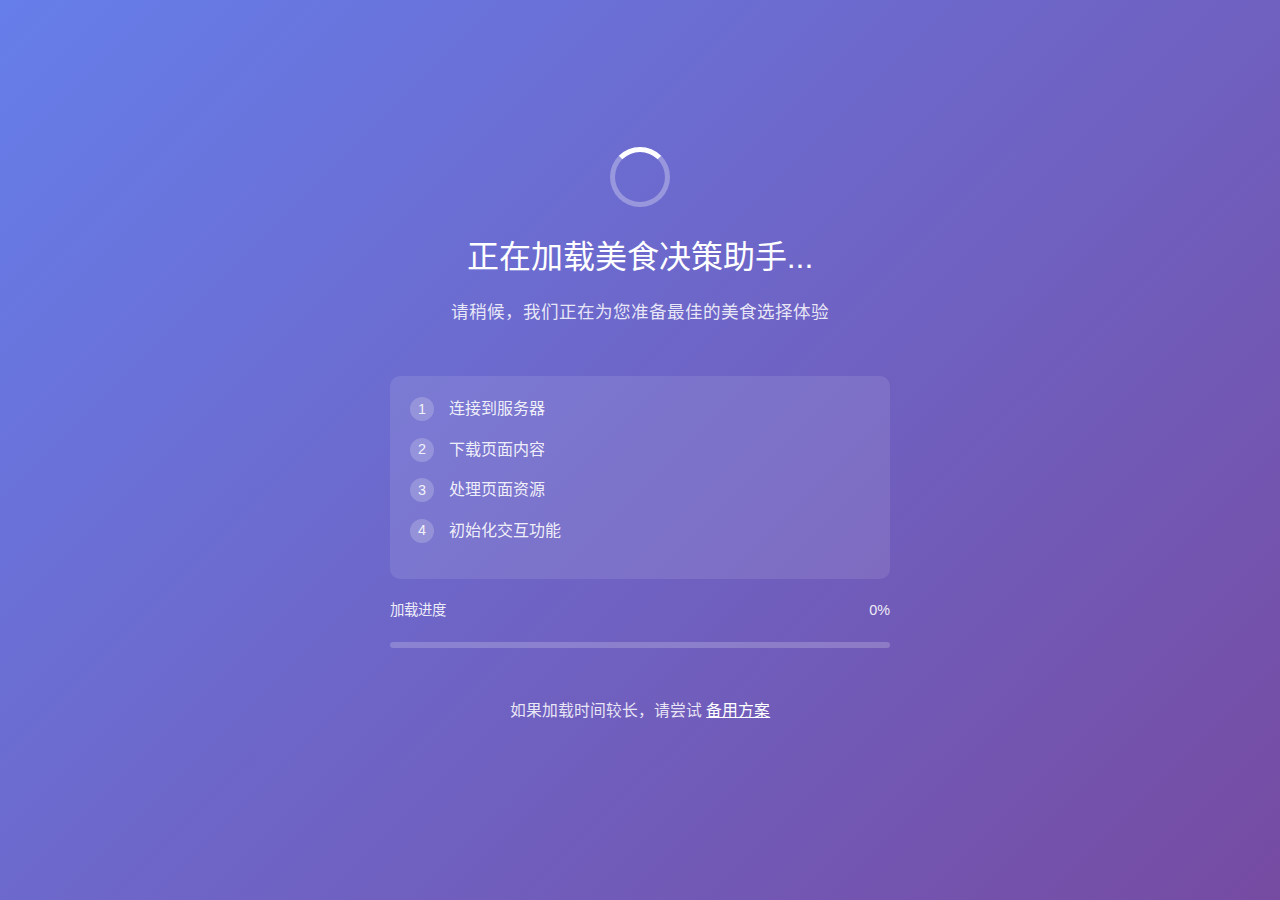
<file: proxy/js-proxy.html>
<!DOCTYPE html>
<html lang="zh-CN">
<head>
    <meta charset="UTF-8">
    <meta name="viewport" content="width=device-width, initial-scale=1.0">
    <title>美食决策助手 - 智能代理加载中...</title>
    <link rel="stylesheet" href="proxy.css">
    <link rel="icon" href="data:image/svg+xml,<svg xmlns=%22http://www.w3.org/2000/svg%22 viewBox=%220 0 100 100%22><text y=%22.9em%22 font-size=%2290%22>🍔</text></svg>">
    <style>
        /* 主容器样式 */
        #app-container {
            min-height: 100vh;
            position: relative;
        }
        
        /* 加载屏幕样式 */
        #loading-screen {
            position: fixed;
            top: 0;
            left: 0;
            width: 100%;
            height: 100%;
            background: linear-gradient(135deg, #667eea 0%, #764ba2 100%);
            display: flex;
            flex-direction: column;
            justify-content: center;
            align-items: center;
            z-index: 9999;
            transition: opacity 0.5s ease;
        }
        
        .loader {
            width: 60px;
            height: 60px;
            border: 5px solid rgba(255, 255, 255, 0.3);
            border-radius: 50%;
            border-top-color: white;
            animation: spin 1s ease-in-out infinite;
            margin-bottom: 25px;
        }
        
        @keyframes spin {
            to { transform: rotate(360deg); }
        }
        
        #loading-screen h2 {
            color: white;
            font-size: 2em;
            margin-bottom: 15px;
            text-align: center;
            font-weight: 500;
        }
        
        #loading-screen p {
            color: rgba(255, 255, 255, 0.85);
            max-width: 500px;
            text-align: center;
            line-height: 1.6;
            margin-bottom: 30px;
            font-size: 1.1em;
        }
        
        .loading-steps {
            background: rgba(255, 255, 255, 0.1);
            border-radius: 10px;
            padding: 20px;
            margin-top: 20px;
            width: 90%;
            max-width: 500px;
        }
        
        .step-item {
            display: flex;
            align-items: center;
            margin-bottom: 15px;
            color: rgba(255, 255, 255, 0.9);
        }
        
        .step-item.completed {
            color: rgba(255, 255, 255, 0.6);
        }
        
        .step-icon {
            width: 24px;
            height: 24px;
            border-radius: 50%;
            background: rgba(255, 255, 255, 0.2);
            display: flex;
            align-items: center;
            justify-content: center;
            margin-right: 15px;
            font-size: 0.9em;
        }
        
        .step-item.completed .step-icon {
            background: #48bb78;
        }
        
        .step-text {
            flex: 1;
        }
        
        .progress-container {
            width: 90%;
            max-width: 500px;
            margin-top: 20px;
        }
        
        .progress-text {
            display: flex;
            justify-content: space-between;
            margin-bottom: 8px;
            color: rgba(255, 255, 255, 0.9);
            font-size: 0.9em;
        }
        
        .progress-bar {
            height: 6px;
            background: rgba(255, 255, 255, 0.2);
            border-radius: 3px;
            overflow: hidden;
        }
        
        .progress-fill {
            height: 100%;
            background: white;
            border-radius: 3px;
            transition: width 0.3s ease;
            width: 0%;
        }
        
        /* 错误屏幕样式 */
        #error-screen {
            display: none;
            padding: 60px 20px;
            text-align: center;
            background: white;
            min-height: 100vh;
            max-width: 800px;
            margin: 0 auto;
        }
        
        .error-icon {
            font-size: 5em;
            margin-bottom: 25px;
            color: #f56565;
        }
        
        .error-title {
            font-size: 2.2em;
            color: #2d3748;
            margin-bottom: 20px;
            font-weight: 600;
        }
        
        .error-message {
            color: #718096;
            font-size: 1.1em;
            line-height: 1.7;
            margin-bottom: 40px;
            max-width: 600px;
            margin-left: auto;
            margin-right: auto;
        }
        
        .error-solutions {
            display: grid;
            grid-template-columns: repeat(auto-fit, minmax(250px, 1fr));
            gap: 20px;
            margin: 40px 0;
        }
        
        .solution-card {
            background: #f8f9fa;
            border-radius: 12px;
            padding: 25px;
            text-align: left;
            transition: all 0.3s;
            border: 2px solid transparent;
        }
        
        .solution-card:hover {
            border-color: #667eea;
            background: white;
            transform: translateY(-5px);
            box-shadow: 0 10px 20px rgba(0, 0, 0, 0.1);
        }
        
        .solution-icon {
            font-size: 2.5em;
            margin-bottom: 15px;
            display: block;
        }
        
        .solution-title {
            font-size: 1.2em;
            font-weight: 600;
            color: #2d3748;
            margin-bottom: 10px;
        }
        
        .solution-desc {
            color: #718096;
            line-height: 1.6;
            margin-bottom: 20px;
            font-size: 0.95em;
        }
              /* 导航栏样式 */
        .nav-bar {
            position: fixed;
            top: 0;
            left: 0;
            width: 100%;
            background: rgba(255, 255, 255, 0.98);
            backdrop-filter: blur(10px);
            border-bottom: 1px solid #e2e8f0;
            padding: 15px 25px;
            display: flex;
            justify-content: space-between;
            align-items: center;
            z-index: 1000;
            box-shadow: 0 2px 15px rgba(0, 0, 0, 0.1);
            transition: all 0.3s;
        }
        
        .nav-bar.scrolled {
            padding: 10px 25px;
            box-shadow: 0 5px 20px rgba(0, 0, 0, 0.15);
        }
        
        .nav-title {
            font-weight: 600;
            color: #333;
            font-size: 1.3em;
            display: flex;
            align-items: center;
            gap: 10px;
        }
        
        .nav-actions {
            display: flex;
            gap: 12px;
            align-items: center;
        }
        
        .nav-btn {
            padding: 10px 20px;
            background: #667eea;
            color: white;
            border: none;
            border-radius: 25px;
            cursor: pointer;
            font-size: 0.95em;
            font-weight: 500;
            transition: all 0.3s;
            display: flex;
            align-items: center;
            gap: 8px;
            white-space: nowrap;
        }
        
        .nav-btn:hover {
            background: #5a67d8;
            transform: translateY(-2px);
            box-shadow: 0 5px 15px rgba(102, 126, 234, 0.3);
        }
        
        .nav-btn.secondary {
            background: #edf2f7;
            color: #4a5568;
        }
        
        .nav-btn.secondary:hover {
            background: #e2e8f0;
            box-shadow: 0 5px 15px rgba(0, 0, 0, 0.1);
        }
        
        /* Toast提示样式 */
        .toast {
            position: fixed;
            bottom: 30px;
            left: 50%;
            transform: translateX(-50%) translateY(100px);
            background: rgba(45, 55, 72, 0.95);
            color: white;
            padding: 15px 25px;
            border-radius: 12px;
            box-shadow: 0 10px 25px rgba(0, 0, 0, 0.2);
            z-index: 2000;
            opacity: 0;
            transition: all 0.4s cubic-bezier(0.68, -0.55, 0.265, 1.55);
            backdrop-filter: blur(10px);
            max-width: 90%;
            text-align: center;
        }
        
        .toast.show {
            transform: translateX(-50%) translateY(0);
            opacity: 1;
        }
        
        /* 配置说明模态框样式 */
        .modal-overlay {
            position: fixed;
            top: 0;
            left: 0;
            width: 100%;
            height: 100%;
            background: rgba(0, 0, 0, 0.7);
            display: none;
            justify-content: center;
            align-items: center;
            z-index: 3000;
            padding: 20px;
            backdrop-filter: blur(5px);
        }
        
        .modal-content {
            background: white;
            border-radius: 16px;
            padding: 40px;
            max-width: 700px;
            max-height: 80vh;
            overflow-y: auto;
            width: 100%;
            box-shadow: 0 20px 60px rgba(0, 0, 0, 0.3);
            animation: modalIn 0.4s cubic-bezier(0.175, 0.885, 0.32, 1.275);
        }
        
        @keyframes modalIn {
            from {
                opacity: 0;
                transform: translateY(-30px) scale(0.95);
            }
            to {
                opacity: 1;
                transform: translateY(0) scale(1);
            }
        }
        
        .modal-header {
            margin-bottom: 25px;
        }
        
        .modal-title {
            font-size: 1.8em;
            font-weight: 600;
            color: #2d3748;
            margin-bottom: 10px;
            display: flex;
            align-items: center;
            gap: 10px;
        }
        
        .modal-subtitle {
            color: #718096;
            line-height: 1.6;
        }
        
        .modal-section {
            margin-bottom: 30px;
        }
        
        .section-title {
            font-size: 1.2em;
            font-weight: 600;
            color: #4a5568;
            margin-bottom: 15px;
            padding-bottom: 10px;
            border-bottom: 2px solid #e2e8f0;
        }
        
        .code-block {
            background: #f7fafc;
            border-radius: 10px;
            padding: 20px;
            margin: 15px 0;
            overflow-x: auto;
            border-left: 4px solid #667eea;
        }
        
        .code-block code {
            font-family: 'Courier New', monospace;
            color: #2d3748;
            line-height: 1.5;
        }
        
        .modal-footer {
            margin-top: 30px;
            text-align: center;
            padding-top: 20px;
            border-top: 1px solid #e2e8f0;
        }
        
        /* 主内容区域 */
        #content-container {
            padding-top: 80px;
            min-height: 100vh;
            background: #f8f9fa;
        }
        
        /* 性能监控 */
        .perf-monitor {
            position: fixed;
            top: 80px;
            right: 20px;
            background: rgba(255, 255, 255, 0.95);
            border-radius: 10px;
            padding: 15px;
            box-shadow: 0 5px 20px rgba(0, 0, 0, 0.1);
            z-index: 999;
            font-size: 0.85em;
            border: 1px solid #e2e8f0;
            backdrop-filter: blur(10px);
            display: none;
        }
        
        .perf-item {
            display: flex;
            justify-content: space-between;
            margin-bottom: 8px;
            color: #4a5568;
        }
        
        .perf-label {
            font-weight: 500;
        }
        
        .perf-value {
            font-family: 'Courier New', monospace;
            color: #667eea;
        }
        
        /* 响应式设计 */
        @media (max-width: 768px) {
            #loading-screen h2 {
                font-size: 1.6em;
            }
            
            #loading-screen p {
                font-size: 1em;
                padding: 0 20px;
            }
            
            .nav-bar {
                padding: 12px 15px;
                flex-wrap: wrap;
            }
            
            .nav-title {
                font-size: 1.1em;
                order: 1;
                flex: 1;
            }
            
            .nav-actions {
                order: 2;
                width: 100%;
                justify-content: center;
                margin-top: 10px;
            }
            
            .nav-btn {
                padding: 8px 15px;
                font-size: 0.9em;
            }
            
            .modal-content {
                padding: 25px;
            }
            
            .error-solutions {
                grid-template-columns: 1fr;
            }
            
            #content-container {
                padding-top: 100px;
            }
        }
        
        @media (max-width: 480px) {
            .nav-btn .btn-text {
                display: none;
            }
            
            .nav-btn {
                padding: 10px;
                border-radius: 50%;
                width: 45px;
                height: 45px;
                justify-content: center;
            }
            
            .modal-title {
                font-size: 1.5em;
            }
            
            .error-title {
                font-size: 1.8em;
            }
        }
    </style>
</head>
<body>
      <!-- 导航栏 -->
    <div class="nav-bar" id="navBar">
        <div class="nav-title" id="pageTitle">
            <span>🍽️</span>
            <span>美食决策助手</span>
        </div>
        <div class="nav-actions">
            <button class="nav-btn" onclick="refreshContent()">
                <span>🔄</span>
                <span class="btn-text">刷新</span>
            </button>
            <button class="nav-btn secondary" onclick="showOriginal()">
                <span>🌐</span>
                <span class="btn-text">原网站</span>
            </button>
            <button class="nav-btn secondary" onclick="goHome()">
                <span>🏠</span>
                <span class="btn-text">首页</span>
            </button>
            <button class="nav-btn secondary" onclick="togglePerfMonitor()">
                <span>📊</span>
                <span class="btn-text">性能</span>
            </button>
        </div>
    </div>

    <!-- 加载屏幕 -->
    <div id="loading-screen">
        <div class="loader"></div>
        <h2>正在加载美食决策助手...</h2>
        <p>请稍候，我们正在为您准备最佳的美食选择体验</p >
        
        <div class="loading-steps">
            <div class="step-item" id="step1">
                <div class="step-icon">1</div>
                <div class="step-text">连接到服务器</div>
            </div>
            <div class="step-item" id="step2">
                <div class="step-icon">2</div>
                <div class="step-text">下载页面内容</div>
            </div>
            <div class="step-item" id="step3">
                <div class="step-icon">3</div>
                <div class="step-text">处理页面资源</div>
            </div>
            <div class="step-item" id="step4">
                <div class="step-icon">4</div>
                <div class="step-text">初始化交互功能</div>
            </div>
        </div>
        
        <div class="progress-container">
            <div class="progress-text">
                <span>加载进度</span>
                <span id="progressPercent">0%</span>
            </div>
            <div class="progress-bar">
                <div class="progress-fill" id="progressFill"></div>
            </div>
        </div>
        
        <div style="margin-top: 30px; color: rgba(255, 255, 255, 0.7); font-size: 0.9em; text-align: center;">
            <p>如果加载时间较长，请尝试 <a href=" " style="color: white; text-decoration: underline;">备用方案</a ></p >
        </div>
    </div>

    <!-- 错误屏幕 -->
    <div id="error-screen">
        <div class="error-icon">😟</div>
        <div class="error-title">加载失败</div>
        <div class="error-message" id="error-message">
            无法连接到美食决策助手。请检查网络连接或尝试其他解决方案。
        </div>
        
        <div class="error-solutions">
            <div class="solution-card">
                <div class="solution-icon">🔄</div>
                <div class="solution-title">重新加载</div>
                <div class="solution-desc">网络问题可能导致加载失败，尝试重新连接</div>
                <button class="nav-btn" onclick="refreshContent()" style="width: 100%;">
                    重新加载
                </button>
            </div>
            
            <div class="solution-card">
                <div class="solution-icon">🛡️</div>
                <div class="solution-title">使用备用方案</div>
                <div class="solution-desc">尝试使用更稳定的iframe嵌入方式</div>
                <button class="nav-btn secondary" onclick="window.location.href='iframe-proxy.html'" style="width: 100%;">
                    备用访问
                </button>
            </div>
            
            <div class="solution-card">
                <div class="solution-icon">⚡</div>
                <div class="solution-title">直接访问</div>
                <div class="solution-desc">配置hosts文件获得最佳体验</div>
                <button class="nav-btn secondary" onclick="showInstructions()" style="width: 100%; background: #ed8936;">
                    查看配置方法
                </button>
            </div>
        </div>
        
        <div style="margin-top: 40px;">
            <p style="color: #718096;">问题依然存在？</p >
            <div style="display: flex; gap: 15px; justify-content: center; margin-top: 15px; flex-wrap: wrap;">
                <button class="nav-btn secondary" onclick="goHome()">
                    返回首页
                </button>
                <button class="nav-btn secondary" onclick="copyErrorReport()">
                    复制错误报告
                </button>
            </div>
        </div>
    </div>

    <!-- 主内容容器 -->
    <div id="content-container"></div>

    <!-- Toast提示 -->
    <div id="toast" class="toast"></div>

    <!-- 性能监控 -->
    <div class="perf-monitor" id="perfMonitor">
        <div class="perf-item">
            <span class="perf-label">加载时间:</span>
            <span class="perf-value" id="loadTime">0ms</span>
        </div>
        <div class="perf-item">
            <span class="perf-label">资源数量:</span>
            <span class="perf-value" id="resourceCount">0</span>
        </div>
        <div class="perf-item">
            <span class="perf-label">内存使用:</span>
            <span class="perf-value" id="memoryUsage">--</span>
        </div>
        <div class="perf-item">
            <span class="perf-label">代理状态:</span>
            <span class="perf-value" id="proxyStatus">正常</span>
        </div>
    </div>

    <!-- 配置说明模态框 -->
    <div class="modal-overlay" id="instructionsModal">
        <div class="modal-content">
            <div class="modal-header">
                <div class="modal-title">
                    <span>📝</span>
                    <span>最佳体验配置指南</span>
                </div>
                <div class="modal-subtitle">
                    通过修改hosts文件，您可以直接访问原网站，获得最佳体验和最快速度。
                </div>
            </div>
            
            <div class="modal-section">
                <div class="section-title">Windows 系统配置方法</div>
                <ol style="margin-left: 20px; line-height: 1.8; color: #4a5568;">
                    <li><strong>以管理员身份打开命令提示符</strong>
                        <ul style="margin: 8px 0 8px 20px; color: #718096;">
                            <li>右键点击开始菜单</li>
                            <li>选择"Windows PowerShell (管理员)"或"命令提示符 (管理员)"</li>
                        </ul>
                    </li>
                    <li><strong>运行以下命令：</strong>
                        <div class="code-block">
                            <code># 添加hosts记录
echo 185.199.108.153 dig.ua >> C:\Windows\System32\drivers\etc\hosts
echo 185.199.108.153 www.dig.ua >> C:\Windows\System32\drivers\etc\hosts

# 刷新DNS缓存
ipconfig /flushdns</code>
                        </div>
                    </li>
                    <li><strong>验证配置是否生效：</strong>
                        <div class="code-block">
                            <code># 测试域名解析
ping dig.ua

# 应该显示：正在 Ping dig.ua [185.199.108.153] ...</code>
                        </div>
                    </li>
                </ol>
            </div>
             <div class="modal-section">
                <div class="section-title">macOS / Linux 系统配置方法</div>
                <div class="code-block">
                    <code># 编辑hosts文件（需要sudo权限）
sudo nano /etc/hosts

# 在文件末尾添加：
185.199.108.153 dig.ua
185.199.108.153 www.dig.ua

# 保存文件（Ctrl+O, Enter, Ctrl+X）
# 刷新DNS缓存（macOS）
sudo killall -HUP mDNSResponder</code>
                </div>
            </div>
            
            <div class="modal-section">
                <div class="section-title">配置后的优势</div>
                <ul style="margin-left: 20px; line-height: 1.8; color: #4a5568;">
                    <li>⚡ <strong>更快的加载速度</strong>：无需代理中转</li>
                    <li>🎯 <strong>完整的功能体验</strong>：无功能限制</li>
                    <li>🔒 <strong>更好的稳定性</strong>：不受代理服务影响</li>
                    <li>📱 <strong>全平台支持</strong>：电脑、手机都能用</li>
                </ul>
            </div>
            
            <div class="modal-footer">
                <button class="nav-btn" onclick="hideInstructions()" style="width: 200px;">
                    关闭指南
                </button>
                <div style="margin-top: 15px;">
                    <a href=" " style="color: #667eea; text-decoration: none; font-weight: 500;">
                        🎉 立即尝试直接访问
                    </a >
                </div>
            </div>
        </div>
    </div>

    <script>
        // ========== 配置常量 ==========
        const CONFIG = {
            targetUrl: 'http://dig.ua',
            retryCount: 3,
            retryDelay: 2000,
            timeout: 20000,
            enableCache: true,
            cacheKey: 'food-decider-cache-v1',
            cacheTTL: 3600000 // 1小时
        };

        // ========== 状态管理 ==========
        let currentState = {
            loaded: false,
            retryCount: 0,
            startTime: Date.now(),
            resourceCount: 0,
            error: null
        };

        // ========== 主加载函数 ==========
        async function loadContent() {
            currentState.startTime = Date.now();
            updateProgress(10, '正在连接到服务器...');
            updateStep(1);
            
            try {
                // 尝试从缓存加载
                if (CONFIG.enableCache) {
                    const cached = await loadFromCache();
                    if (cached) {
                        updateProgress(30, '从缓存加载内容...');
                        await processAndDisplayHTML(cached);
                        showToast('从缓存加载成功！');
                        return;
                    }
                }
                
                // 从网络加载
                updateProgress(20, '下载页面内容...');
                updateStep(2);
                const html = await fetchWithRetry(CONFIG.targetUrl);
                
                // 缓存内容
                if (CONFIG.enableCache) {
                    await saveToCache(html);
                }
                
                updateProgress(50, '处理页面资源...');
                updateStep(3);
                await processAndDisplayHTML(html);
                
                updateProgress(90, '初始化交互功能...');
                updateStep(4);
                await initPageInteractions();
                
                updateProgress(100, '加载完成！');
                
                // 显示页面
                setTimeout(() => {
                    document.getElementById('loading-screen').style.opacity = '0';
                    setTimeout(() => {
                        document.getElementById('loading-screen').style.display = 'none';
                        showToast('美食决策助手加载完成！');
                        updatePerformanceStats();
                    }, 500);
                }, 500);
                
            } catch (error) {
                currentState.error = error;
                showError(`加载失败: ${error.message}`);
            }
        }

        // ========== 核心功能函数 ==========
        
        // 带重试的fetch
        async function fetchWithRetry(url) {
            for (let i = 0; i < CONFIG.retryCount; i++) {
                try {
                    const progress = 20 + (i * 10);
                    updateProgress(progress, `尝试连接中 (${i + 1}/${CONFIG.retryCount})...`);
                    
                    const controller = new AbortController();
                    const timeoutId = setTimeout(() => controller.abort(), CONFIG.timeout);
                    
                    const response = await fetch(url, {
                        signal: controller.signal,
                        headers: {
                            'Accept': 'text/html',
                            'User-Agent': 'Mozilla/5.0 (Windows NT 10.0; Win64; x64) AppleWebKit/537.36'
                        }
                    });
                    
                    clearTimeout(timeoutId);
                    
                    if (!response.ok) {
                        throw new Error(`HTTP ${response.status}: ${response.statusText}`);
                    }
                    
                    return await response.text();
                    
                } catch (error) {
                    if (i === CONFIG.retryCount - 1) throw error;
                    await new Promise(resolve => setTimeout(resolve, CONFIG.retryDelay));
                }
            }
        }

        // 处理并显示HTML
        async function processAndDisplayHTML(html) {
            // 创建临时容器
            const tempDiv = document.createElement('div');
            tempDiv.innerHTML = html;
            
            // 替换资源链接
            replaceResourceLinks(tempDiv);
            
            // 清理不需要的元素
            cleanupUnwantedElements(tempDiv);
            
            // 注入代理控制脚本
            injectProxyScripts(tempDiv);
            
            // 显示内容
            document.getElementById('content-container').innerHTML = tempDiv.innerHTML;
            
            // 更新页面标题
            const title = tempDiv.querySelector('title')?.textContent || '美食决策助手';
            document.title = title;
            document.getElementById('pageTitle').innerHTML = `<span>🍽️</span><span>${title}</span>`;
            
            // 等待资源加载
            await waitForResources();
        }

        // 替换资源链接
        function replaceResourceLinks(container) {
            const attributes = {
                'a': 'href',
                'link': 'href',
                'script': 'src',
                'img': 'src',
                'iframe': 'src',
                'source': 'src',
                'video': 'src',
                'audio': 'src',
                'form': 'action'
            };
            
            for (const [tag, attr] of Object.entries(attributes)) {
                container.querySelectorAll(tag).forEach(element => {
                    const value = element.getAttribute(attr);
                    if (value && value.startsWith('/')) {
                        element.setAttribute(attr, CONFIG.targetUrl + value);
                        currentState.resourceCount++;
                    }
                });
            }
            
            // 处理CSS中的url()
            container.querySelectorAll('style').forEach(style => {
                style.textContent = style.textContent.replace(
                    /url\(\s*['"]?\/([^'")]*)['"]?\s*\)/g,
                    `url(${CONFIG.targetUrl}/$1)`
                );
            });
        }

        // 清理不需要的元素
        function cleanupUnwantedElements(container) {
            // 移除可能引起问题的脚本
            container.querySelectorAll('script[src*="analytics"], script[src*="tracking"], script[src*="ads"]').forEach(s => s.remove());
            
            // 移除不需要的meta标签
            container.querySelectorAll('meta[http-equiv="Content-Security-Policy"]').forEach(m => m.remove());
        }

        // 注入代理控制脚本
        function injectProxyScripts(container) {
            const proxyScript = document.createElement('script');
            proxyScript.textContent = `
                // 拦截链接点击
                document.addEventListener('click', function(e) {
                    const link = e.target.closest('a');
                    if (link && link.href && link.href.includes('${CONFIG.targetUrl}')) {
                        e.preventDefault();
                        e.stopPropagation();
                        
                        // 如果是站内链接，重新加载内容
                        if (link.href.startsWith('${CONFIG.targetUrl}')) {
                            window.location.hash = link.href;
                            showToast('正在加载新页面...');
                            setTimeout(() => window.location.reload(), 100);
                        }
                    }
                });
                
                // 拦截表单提交
                document.addEventListener('submit', function(e) {
                    const form = e.target;
                    if (form.action && form.action.includes('${CONFIG.targetUrl}')) {
                        showToast('表单提交已重定向到代理...');
                    }
                });
                
                // 修改所有链接的target
                document.querySelectorAll('a[href^="${CONFIG.targetUrl}"]').forEach(link => {
                    link.target = '_self';
                });
            `;
            container.appendChild(proxyScript);
        }     
              // 等待资源加载
        function waitForResources() {
            return new Promise(resolve => {
                const images = document.querySelectorAll('img');
                let loaded = 0;
                const total = images.length;
                
                if (total === 0) {
                    resolve();
                    return;
                }
                
                const checkProgress = () => {
                    const progress = 50 + Math.floor((loaded / total) * 30);
                    updateProgress(progress, \`加载图片 (\${loaded}/\${total})...\`);
                    
                    if (loaded === total) {
                        resolve();
                    }
                };
                
                images.forEach(img => {
                    if (img.complete) {
                        loaded++;
                        checkProgress();
                    } else {
                        img.onload = img.onerror = () => {
                            loaded++;
                            checkProgress();
                        };
                    }
                });
                
                // 超时处理
                setTimeout(resolve, 5000);
            });
        }

        // 初始化页面交互
        async function initPageInteractions() {
            // 监听滚动，更新导航栏样式
            window.addEventListener('scroll', () => {
                const navBar = document.getElementById('navBar');
                if (window.scrollY > 50) {
                    navBar.classList.add('scrolled');
                } else {
                    navBar.classList.remove('scrolled');
                }
            });
            
            // 初始化所有工具提示
            initTooltips();
        }

        // ========== 工具函数 ==========
        
        function updateProgress(percent, message) {
            document.getElementById('progressFill').style.width = percent + '%';
            document.getElementById('progressPercent').textContent = percent + '%';
            
            const loadingText = document.querySelector('#loading-screen p');
            if (loadingText && message) {
                loadingText.textContent = message;
            }
        }

        function updateStep(step) {
            for (let i = 1; i <= 4; i++) {
                const stepElement = document.getElementById('step' + i);
                if (i < step) {
                    stepElement.classList.add('completed');
                } else if (i === step) {
                    stepElement.classList.remove('completed');
                }
            }
        }

        function showError(message) {
            document.getElementById('loading-screen').style.display = 'none';
            document.getElementById('error-screen').style.display = 'block';
            document.getElementById('error-message').textContent = message;
        }

        function showToast(message, duration = 3000) {
            const toast = document.getElementById('toast');
            toast.textContent = message;
            toast.classList.add('show');
            setTimeout(() => toast.classList.remove('show'), duration);
        }

        function refreshContent() {
            // 清除缓存
            if (CONFIG.enableCache) {
                localStorage.removeItem(CONFIG.cacheKey);
            }
            
            // 重新加载
            window.location.reload();
        }

        function showOriginal() {
            window.open(CONFIG.targetUrl, '_blank');
        }

        function goHome() {
            window.location.href = '../index.html';
        }

        function showInstructions() {
            document.getElementById('instructionsModal').style.display = 'flex';
            document.getElementById('instructionsModal').scrollTop = 0;
        }

        function hideInstructions() {
            document.getElementById('instructionsModal').style.display = 'none';
        }

        function togglePerfMonitor() {
            const monitor = document.getElementById('perfMonitor');
            monitor.style.display = monitor.style.display === 'none' ? 'block' : 'none';
        }

        function updatePerformanceStats() {
            const loadTime = Date.now() - currentState.startTime;
            document.getElementById('loadTime').textContent = loadTime + 'ms';
            document.getElementById('resourceCount').textContent = currentState.resourceCount;
            
            // 尝试获取内存信息（仅限部分浏览器）
            if (performance.memory) {
                const memory = performance.memory;
                const usedMB = Math.round(memory.usedJSHeapSize / 1024 / 1024);
                const totalMB = Math.round(memory.totalJSHeapSize / 1024 / 1024);
                document.getElementById('memoryUsage').textContent = usedMB + '/' + totalMB + 'MB';
            }
        }

        function copyErrorReport() {
            const report = \`错误报告：
时间: \${new Date().toLocaleString()}
URL: \${window.location.href}
错误信息: \${currentState.error?.message || '未知错误'}
用户代理: \${navigator.userAgent}
            \`;
            
            navigator.clipboard.writeText(report)
                .then(() => showToast('错误报告已复制到剪贴板'))
                .catch(() => prompt('请手动复制错误报告：', report));
        }

        // ========== 缓存功能 ==========
        
        async function loadFromCache() {
            try {
                const cached = localStorage.getItem(CONFIG.cacheKey);
                if (!cached) return null;
                
                const { html, timestamp } = JSON.parse(cached);
                
                // 检查缓存是否过期
                if (Date.now() - timestamp > CONFIG.cacheTTL) {
                    localStorage.removeItem(CONFIG.cacheKey);
                    return null;
                }
                
                return html;
            } catch (error) {
                console.warn('缓存读取失败:', error);
                return null;
            }
        }

        async function saveToCache(html) {
            try {
                const cacheData = {
                    html: html,
                    timestamp: Date.now()
                };
                localStorage.setItem(CONFIG.cacheKey, JSON.stringify(cacheData));
            } catch (error) {
                console.warn('缓存保存失败:', error);
            }
        }

        // ========== 初始化工具提示 ==========
        function initTooltips() {
            // 为所有按钮添加提示
            document.querySelectorAll('.nav-btn').forEach(btn => {
                const text = btn.querySelector('.btn-text')?.textContent || '';
                if (text) {
                    btn.title = text;
                }
            });
        }

        // ========== 事件监听 ==========
        
        // 页面加载完成后开始加载内容
        document.addEventListener('DOMContentLoaded', loadContent);

        // 键盘快捷键
        document.addEventListener('keydown', (e) => {
            if (e.target.tagName === 'INPUT' || e.target.tagName === 'TEXTAREA') return;
            
            switch(e.key) {
                case 'r':
                case 'R':
                    if (e.ctrlKey || e.metaKey) {
                        e.preventDefault();
                        refreshContent();
                    }
                    break;
                case 'Escape':
                    hideInstructions();
                    break;
                case 'F1':
                    e.preventDefault();
                    showInstructions();
                    break;
                case 'F5':
                    refreshContent();
                    break;
                case '1':
                    goHome();
                    break;
                case '2':
                    showOriginal();
                    break;
            }
        });

        // 导出到全局
        window.refreshContent = refreshContent;
        window.showOriginal = showOriginal;
        window.goHome = goHome;
        window.showInstructions = showInstructions;
        window.hideInstructions = hideInstructions;
        window.togglePerfMonitor = togglePerfMonitor;
    </script>
</body>
</html>
</file>
<file: proxy/proxy.css>
/* proxy.css - 代理系统通用样式 */

/* 重置和基础样式 */
* {
    margin: 0;
    padding: 0;
    box-sizing: border-box;
}

body {
    font-family: -apple-system, BlinkMacSystemFont, 'Segoe UI', Roboto, Oxygen, Ubuntu, sans-serif;
    line-height: 1.6;
    color: #333;
    background: #f8f9fa;
}

/* 容器样式 */
.container {
    max-width: 1200px;
    margin: 0 auto;
    padding: 0 20px;
}

/* 按钮样式 */
.btn {
    display: inline-block;
    padding: 12px 24px;
    background: linear-gradient(135deg, #667eea 0%, #764ba2 100%);
    color: white;
    text-decoration: none;
    border-radius: 25px;
    font-weight: 600;
    border: none;
    cursor: pointer;
    font-size: 1em;
    transition: all 0.3s ease;
    box-shadow: 0 4px 6px rgba(50, 50, 93, 0.11), 0 1px 3px rgba(0, 0, 0, 0.08);
}

.btn:hover {
    transform: translateY(-2px);
    box-shadow: 0 7px 14px rgba(50, 50, 93, 0.1), 0 3px 6px rgba(0, 0, 0, 0.08);
}

.btn:active {
    transform: translateY(1px);
}

.btn-secondary {
    background: linear-gradient(135deg, #edf2f7 0%, #e2e8f0 100%);
    color: #4a5568;
}

.btn-secondary:hover {
    background: linear-gradient(135deg, #e2e8f0 0%, #cbd5e0 100%);
}

.btn-success {
    background: linear-gradient(135deg, #48bb78 0%, #38a169 100%);
}

.btn-warning {
    background: linear-gradient(135deg, #ed8936 0%, #dd6b20 100%);
}

.btn-danger {
    background: linear-gradient(135deg, #f56565 0%, #e53e3e 100%);
}

/* 卡片样式 */
.card {
    background: white;
    border-radius: 12px;
    padding: 25px;
    box-shadow: 0 4px 6px rgba(0, 0, 0, 0.1);
    transition: all 0.3s ease;
}

.card:hover {
    box-shadow: 0 10px 20px rgba(0, 0, 0, 0.15);
    transform: translateY(-5px);
}

/* 加载动画 */
.loader {
    width: 50px;
    height: 50px;
    border: 5px solid rgba(102, 126, 234, 0.3);
    border-radius: 50%;
    border-top-color: #667eea;
    animation: spin 1s ease-in-out infinite;
    margin: 0 auto;
}

@keyframes spin {
    to { transform: rotate(360deg); }
}

/* 进度条 */
.progress-bar {
    width: 100%;
    height: 6px;
    background: #e2e8f0;
    border-radius: 3px;
    overflow: hidden;
    margin: 20px 0;
}

.progress-fill {
    height: 100%;
    background: linear-gradient(90deg, #667eea, #764ba2);
    border-radius: 3px;
    transition: width 0.3s ease;
}

/* 工具类 */
.text-center { text-align: center; }
.text-left { text-align: left; }
.text-right { text-align: right; }
.text-muted { color: #718096; }
.text-success { color: #48bb78; }
.text-warning { color: #ed8936; }
.text-danger { color: #f56565; }

.mt-1 { margin-top: 0.5rem; }
.mt-2 { margin-top: 1rem; }
.mt-3 { margin-top: 1.5rem; }
.mt-4 { margin-top: 2rem; }
.mb-1 { margin-bottom: 0.5rem; }
.mb-2 { margin-bottom: 1rem; }
.mb-3 { margin-bottom: 1.5rem; }
.mb-4 { margin-bottom: 2rem; }
.ml-1 { margin-left: 0.5rem; }
.ml-2 { margin-left: 1rem; }
.ml-3 { margin-left: 1.5rem; }
.mr-1 { margin-right: 0.5rem; }
.mr-2 { margin-right: 1rem; }
.mr-3 { margin-right: 1.5rem; }

.p-1 { padding: 0.5rem; }
.p-2 { padding: 1rem; }
.p-3 { padding: 1.5rem; }
.p-4 { padding: 2rem; }

.d-block { display: block; }
.d-inline { display: inline; }
.d-inline-block { display: inline-block; }
.d-flex { display: flex; }
.d-none { display: none; }

.flex-column { flex-direction: column; }
.justify-center { justify-content: center; }
.justify-between { justify-content: space-between; }
.align-center { align-items: center; }

/* 动画 */
@keyframes fadeIn {
    from { opacity: 0; transform: translateY(20px); }
    to { opacity: 1; transform: translateY(0); }
}

.fade-in {
    animation: fadeIn 0.6s ease-out;
}

@keyframes slideIn {
    from { transform: translateX(-100%); }
    to { transform: translateX(0); }
}

.slide-in {
    animation: slideIn 0.5s ease-out;
}

@keyframes pulse {
    0%, 100% { opacity: 1; }
    50% { opacity: 0.5; }
}

.pulse {
    animation: pulse 2s infinite;
}

/* 响应式设计 */
@media (max-width: 768px) {
    .container {
        padding: 0 15px;
    }
    
    .btn {
        padding: 10px 20px;
        font-size: 0.9em;
    }
    
    .card {
        padding: 20px;
    }
}

@media (max-width: 480px) {
    .container {
        padding: 0 10px;
    }
    
    .btn {
        padding: 8px 16px;
        font-size: 0.85em;
    }
    
    .card {
        padding: 15px;
    }
}

/* 表单元素 */
input, select, textarea {
    width: 100%;
    padding: 12px;
    border: 2px solid #e2e8f0;
    border-radius: 8px;
    font-size: 1em;
    transition: all 0.3s;
    font-family: inherit;
}

input:focus, select:focus, textarea:focus {
    outline: none;
    border-color: #667eea;
    box-shadow: 0 0 0 3px rgba(102, 126, 234, 0.1);
}

/* 标签 */
.label {
    display: block;
    margin-bottom: 8px;
    font-weight: 600;
    color: #4a5568;
}

/* 分隔线 */
.divider {
    height: 1px;
    background: #e2e8f0;
    margin: 30px 0;
}

/* 警告框 */
.alert {
    padding: 15px;
    border-radius: 8px;
    margin: 20px 0;
}

.alert-info {
    background: #ebf8ff;
    border-left: 4px solid #4299e1;
    color: #2b6cb0;
}

.alert-success {
    background: #f0fff4;
    border-left: 4px solid #48bb78;
    color: #2f855a;
}

.alert-warning {
    background: #fffaf0;
    border-left: 4px solid #ed8936;
    color: #c05621;
}

.alert-danger {
    background: #fff5f5;
    border-left: 4px solid #f56565;
    color: #c53030;
}

/* 代码块 */
pre, code {
    font-family: 'Courier New', monospace;
    background: #f7fafc;
    border-radius: 6px;
}

pre {
    padding: 15px;
    overflow-x: auto;
    margin: 20px 0;
}

code {
    padding: 2px 6px;
    font-size: 0.9em;
}

/* 列表 */
ul, ol {
    margin-left: 20px;
    margin-bottom: 20px;
}

li {
    margin-bottom: 8px;
    line-height: 1.6;
}

/* 链接 */
a {
    color: #667eea;
    text-decoration: none;
    transition: color 0.3s;
}

a:hover {
    color: #764ba2;
    text-decoration: underline;
}

/* 图片 */
img {
    max-width: 100%;
    height: auto;
    border-radius: 8px;
}

/* 表格 */
table {
    width: 100%;
    border-collapse: collapse;
    margin: 20px 0;
}

th, td {
    padding: 12px;
    text-align: left;
    border-bottom: 1px solid #e2e8f0;
}

th {
    background: #f7fafc;
    font-weight: 600;
    color: #4a5568;
}

tr:hover {
    background: #f8f9fa;
}
</file>
